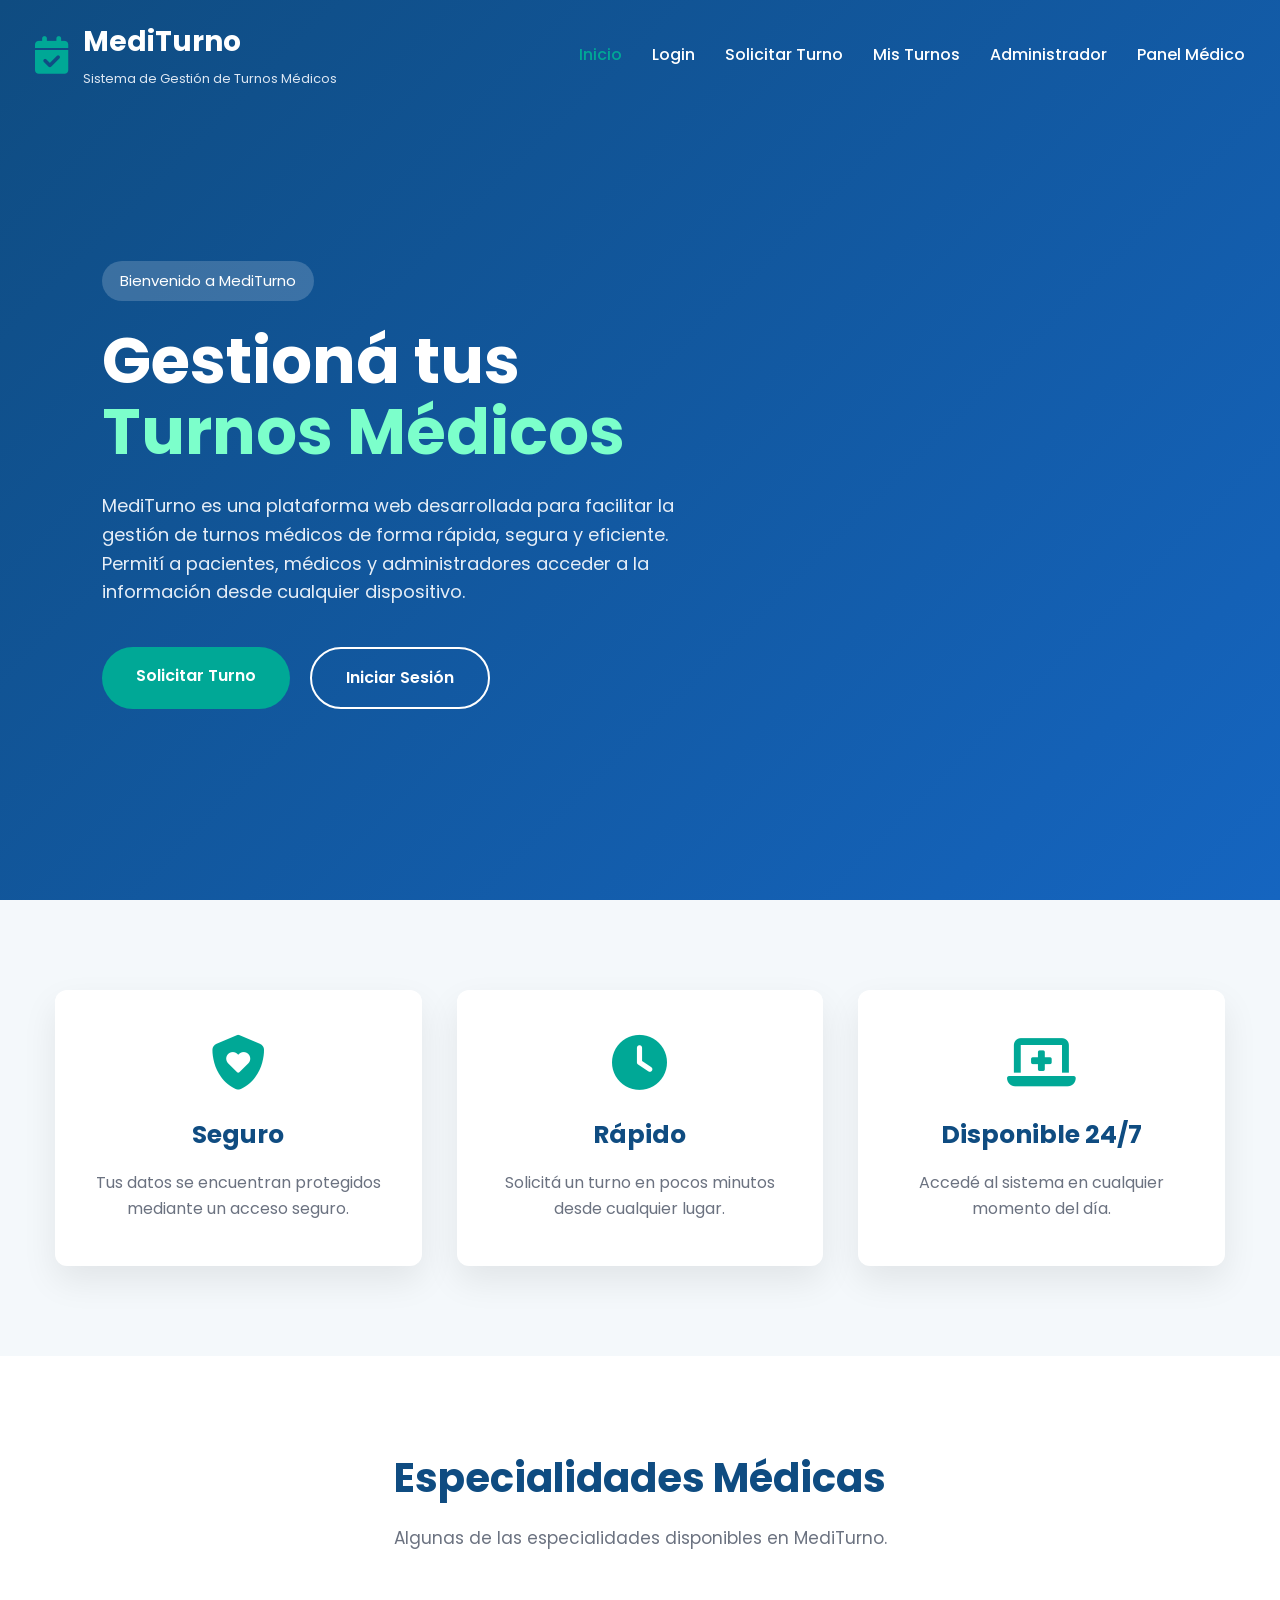
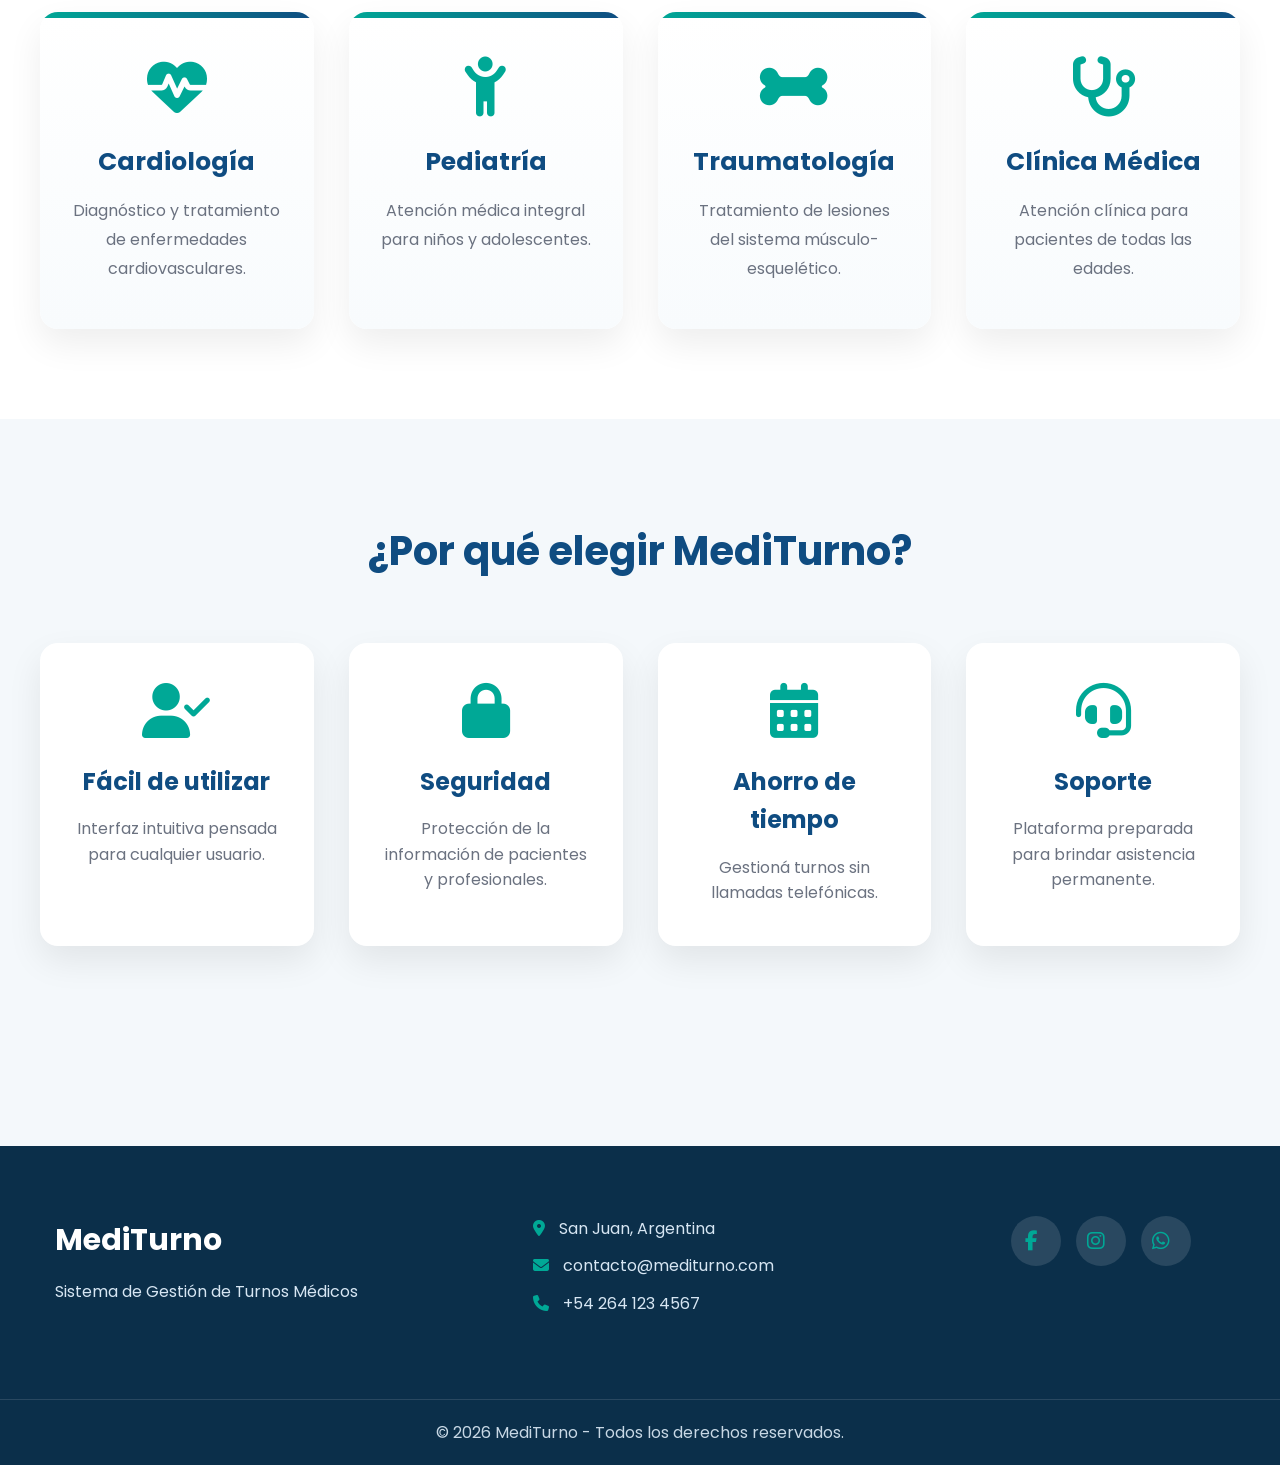
<file: Codigo/MediTurno/index.html>
<!DOCTYPE html>
<html lang="es">

<head>

    <meta charset="UTF-8">
    <meta name="viewport" content="width=device-width, initial-scale=1.0">

    <title>MediTurno | Sistema de Gestión de Turnos Médicos</title>

    <link rel="stylesheet" href="Css/index.css">

    <!-- Google Fonts -->
    <link rel="preconnect" href="https://fonts.googleapis.com">
    <link rel="preconnect" href="https://fonts.gstatic.com" crossorigin>

    <link href="https://fonts.googleapis.com/css2?family=Poppins:wght@300;400;500;600;700;800&display=swap"
        rel="stylesheet">

    <!-- Font Awesome -->
    <link rel="stylesheet" href="https://cdnjs.cloudflare.com/ajax/libs/font-awesome/6.7.2/css/all.min.css">

</head>

<body>

    <!-- ========================= -->
    <!-- HEADER -->
    <!-- ========================= -->

    <header>

        <nav class="navbar">

            <div class="logo">

                <i class="fa-solid fa-calendar-check"></i>

                <div>

                    <h1>MediTurno</h1>
                    <span>Sistema de Gestión de Turnos Médicos</span>

                </div>

            </div>

            <ul class="menu">

                <li><a class="activo" href="index.html">Inicio</a></li>

                <li><a href="login.html">Login</a></li>

                <li><a href="solicitar_turno.html">Solicitar Turno</a></li>

                <li><a href="mis_turnos.html">Mis Turnos</a></li>

                <li><a href="panel_admin.html">Administrador</a></li>

                <li><a href="panel_medico.html">Panel Médico</a></li>

            </ul>

            <div class="menu-mobile">

                <i class="fa-solid fa-bars"></i>

            </div>

        </nav>

    </header>

    <!-- ========================= -->
    <!-- HERO -->
    <!-- ========================= -->

    <section class="hero">

        <div class="hero-texto">

            <span class="subtitulo">

                Bienvenido a MediTurno

            </span>

            <h2>

                Gestioná tus<br>

                <span>Turnos Médicos</span>

            </h2>

            <p>

                MediTurno es una plataforma web desarrollada para facilitar la
                gestión de turnos médicos de forma rápida, segura y eficiente.
                Permití a pacientes, médicos y administradores acceder a la
                información desde cualquier dispositivo.

            </p>

            <div class="hero-botones">

                <a href="solicitar_turno.html" class="btn btn-principal">

                    Solicitar Turno

                </a>

                <a href="login.html" class="btn btn-secundario">

                    Iniciar Sesión

                </a>

            </div>

        </div>

    </section>

    <!-- ========================= -->
    <!-- BENEFICIOS -->
    <!-- ========================= -->

    <section class="beneficios">

        <article class="card-beneficio">

            <i class="fa-solid fa-shield-heart"></i>

            <h3>Seguro</h3>

            <p>

                Tus datos se encuentran protegidos mediante un acceso seguro.

            </p>

        </article>

        <article class="card-beneficio">

            <i class="fa-solid fa-clock"></i>

            <h3>Rápido</h3>

            <p>

                Solicitá un turno en pocos minutos desde cualquier lugar.

            </p>

        </article>

        <article class="card-beneficio">

            <i class="fa-solid fa-laptop-medical"></i>

            <h3>Disponible 24/7</h3>

            <p>

                Accedé al sistema en cualquier momento del día.

            </p>

        </article>

    </section>

    <!-- ========================= -->
    <!-- ESPECIALIDADES -->
    <!-- ========================= -->

    <section class="especialidades">

        <div class="titulo-seccion">

            <h2>Especialidades Médicas</h2>

            <p>

                Algunas de las especialidades disponibles en MediTurno.

            </p>

        </div>

        <div class="contenedor-cards">

            <article class="card">

                <i class="fa-solid fa-heart-pulse"></i>

                <h3>Cardiología</h3>

                <p>

                    Diagnóstico y tratamiento de enfermedades cardiovasculares.

                </p>

            </article>

            <article class="card">

                <i class="fa-solid fa-child-reaching"></i>

                <h3>Pediatría</h3>

                <p>

                    Atención médica integral para niños y adolescentes.

                </p>

            </article>

            <article class="card">

                <i class="fa-solid fa-bone"></i>

                <h3>Traumatología</h3>

                <p>

                    Tratamiento de lesiones del sistema músculo-esquelético.

                </p>

            </article>

            <article class="card">

                <i class="fa-solid fa-stethoscope"></i>

                <h3>Clínica Médica</h3>

                <p>

                    Atención clínica para pacientes de todas las edades.

                </p>

            </article>

        </div>

    </section>

    <!-- ========================= -->
    <!-- POR QUÉ ELEGIRNOS -->
    <!-- ========================= -->

    <section class="porque">

        <div class="titulo-seccion">

            <h2>¿Por qué elegir MediTurno?</h2>

        </div>

        <div class="porque-grid">

            <div>

                <i class="fa-solid fa-user-check"></i>

                <h3>Fácil de utilizar</h3>

                <p>

                    Interfaz intuitiva pensada para cualquier usuario.

                </p>

            </div>

            <div>

                <i class="fa-solid fa-lock"></i>

                <h3>Seguridad</h3>

                <p>

                    Protección de la información de pacientes y profesionales.

                </p>

            </div>

            <div>

                <i class="fa-solid fa-calendar-days"></i>

                <h3>Ahorro de tiempo</h3>

                <p>

                    Gestioná turnos sin llamadas telefónicas.

                </p>

            </div>

            <div>

                <i class="fa-solid fa-headset"></i>

                <h3>Soporte</h3>

                <p>

                    Plataforma preparada para brindar asistencia permanente.

                </p>

            </div>

        </div>

    </section>

    <!-- ========================= -->
    <!-- FOOTER -->
    <!-- ========================= -->

    <footer>

        <div class="footer-contenido">

            <div>

                <h3>MediTurno</h3>

                <p>

                    Sistema de Gestión de Turnos Médicos

                </p>

            </div>

            <div>

                <p>

                    <i class="fa-solid fa-location-dot"></i>

                    San Juan, Argentina

                </p>

                <p>

                    <i class="fa-solid fa-envelope"></i>

                    contacto@mediturno.com

                </p>

                <p>

                    <i class="fa-solid fa-phone"></i>

                    +54 264 123 4567

                </p>

            </div>

            <div class="redes">

                <a href="#"><i class="fab fa-facebook-f"></i></a>

                <a href="#"><i class="fab fa-instagram"></i></a>

                <a href="#"><i class="fab fa-whatsapp"></i></a>

            </div>

        </div>

        <div class="copyright">

            © 2026 MediTurno - Todos los derechos reservados.

        </div>

    </footer>

    <script src="Js/index.js"></script>

</body>

</html>
</file>
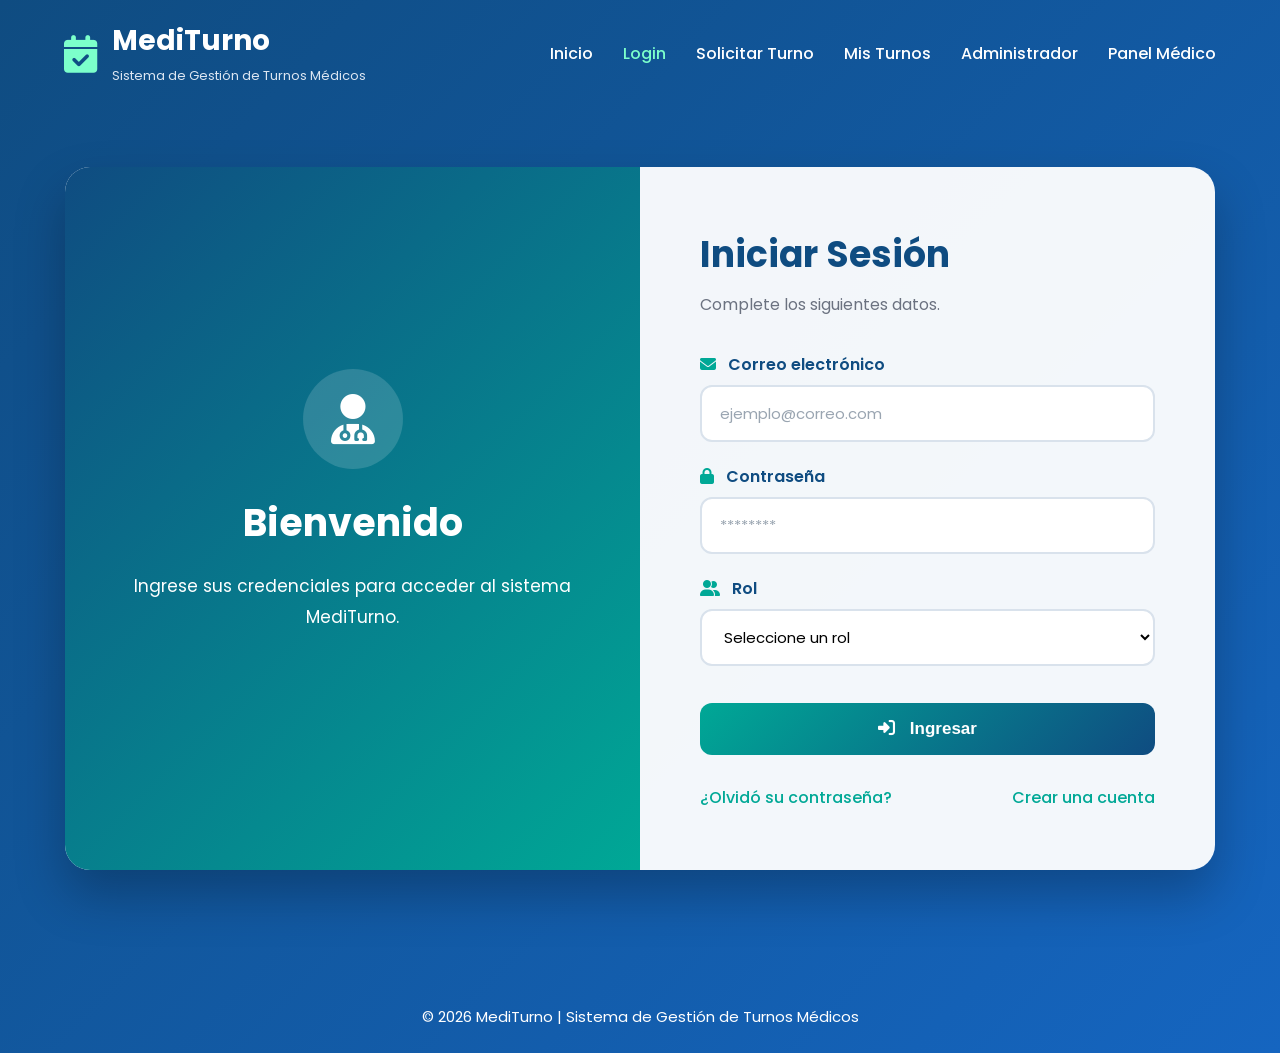
<file: Codigo/MediTurno/login.html>
<!DOCTYPE html>
<html lang="es">

<head>

    <meta charset="UTF-8">
    <meta name="viewport" content="width=device-width, initial-scale=1.0">

    <title>MediTurno | Iniciar Sesión</title>

    <link rel="stylesheet" href="Css/login.css">

    <!-- Google Fonts -->
    <link rel="preconnect" href="https://fonts.googleapis.com">
    <link rel="preconnect" href="https://fonts.gstatic.com" crossorigin>

    <link href="https://fonts.googleapis.com/css2?family=Poppins:wght@300;400;500;600;700&display=swap"
        rel="stylesheet">

    <!-- Font Awesome -->
    <link rel="stylesheet" href="https://cdnjs.cloudflare.com/ajax/libs/font-awesome/6.7.2/css/all.min.css">

</head>

<body>

    <!--=========================
            NAVBAR
    ==========================-->

    <header>

        <nav class="navbar">

            <div class="logo">

                <i class="fa-solid fa-calendar-check"></i>

                <div>

                    <h1>MediTurno</h1>
                    <span>Sistema de Gestión de Turnos Médicos</span>

                </div>

            </div>

            <ul class="menu">

                <li><a href="index.html">Inicio</a></li>
                <li><a class="activo" href="login.html">Login</a></li>
                <li><a href="solicitar_turno.html">Solicitar Turno</a></li>
                <li><a href="mis_turnos.html">Mis Turnos</a></li>
                <li><a href="panel_admin.html">Administrador</a></li>
                <li><a href="panel_medico.html">Panel Médico</a></li>

            </ul>

        </nav>

    </header>

    <!--=========================
            LOGIN
    ==========================-->

    <main class="contenedor-login">

        <section class="login-card">

            <div class="lado-izquierdo">

                <div class="icono">

                    <i class="fa-solid fa-user-doctor"></i>

                </div>

                <h2>Bienvenido</h2>

                <p>

                    Ingrese sus credenciales para acceder al sistema MediTurno.

                </p>

            </div>

            <div class="lado-derecho">

                <h2>Iniciar Sesión</h2>

                <p class="descripcion">

                    Complete los siguientes datos.

                </p>

                <form id="formLogin">

                    <div class="grupo">

                        <label>

                            <i class="fa-solid fa-envelope"></i>

                            Correo electrónico

                        </label>

                        <input type="email" id="correo" placeholder="ejemplo@correo.com" required>

                    </div>

                    <div class="grupo">

                        <label>

                            <i class="fa-solid fa-lock"></i>

                            Contraseña

                        </label>

                        <input type="password" id="password" placeholder="********" required>

                    </div>

                    <div class="grupo">

                        <label>

                            <i class="fa-solid fa-user-group"></i>

                            Rol

                        </label>

                        <select id="rol">

                            <option value="">Seleccione un rol</option>

                            <option value="paciente">
                                Paciente
                            </option>

                            <option value="medico">
                                Médico
                            </option>

                            <option value="admin">
                                Administrador
                            </option>

                        </select>

                    </div>

                    <button type="submit" class="btn-login">

                        <i class="fa-solid fa-right-to-bracket"></i>

                        Ingresar

                    </button>

                </form>

                <div class="extras">

                    <a href="#">¿Olvidó su contraseña?</a>

                    <a href="#">Crear una cuenta</a>

                </div>

            </div>

        </section>

    </main>

    <!--=========================
            FOOTER
    ==========================-->

    <footer>

        <p>

            © 2026 MediTurno | Sistema de Gestión de Turnos Médicos

        </p>

    </footer>

    <script src="Js/login.js"></script>

</body>

</html>
</file>
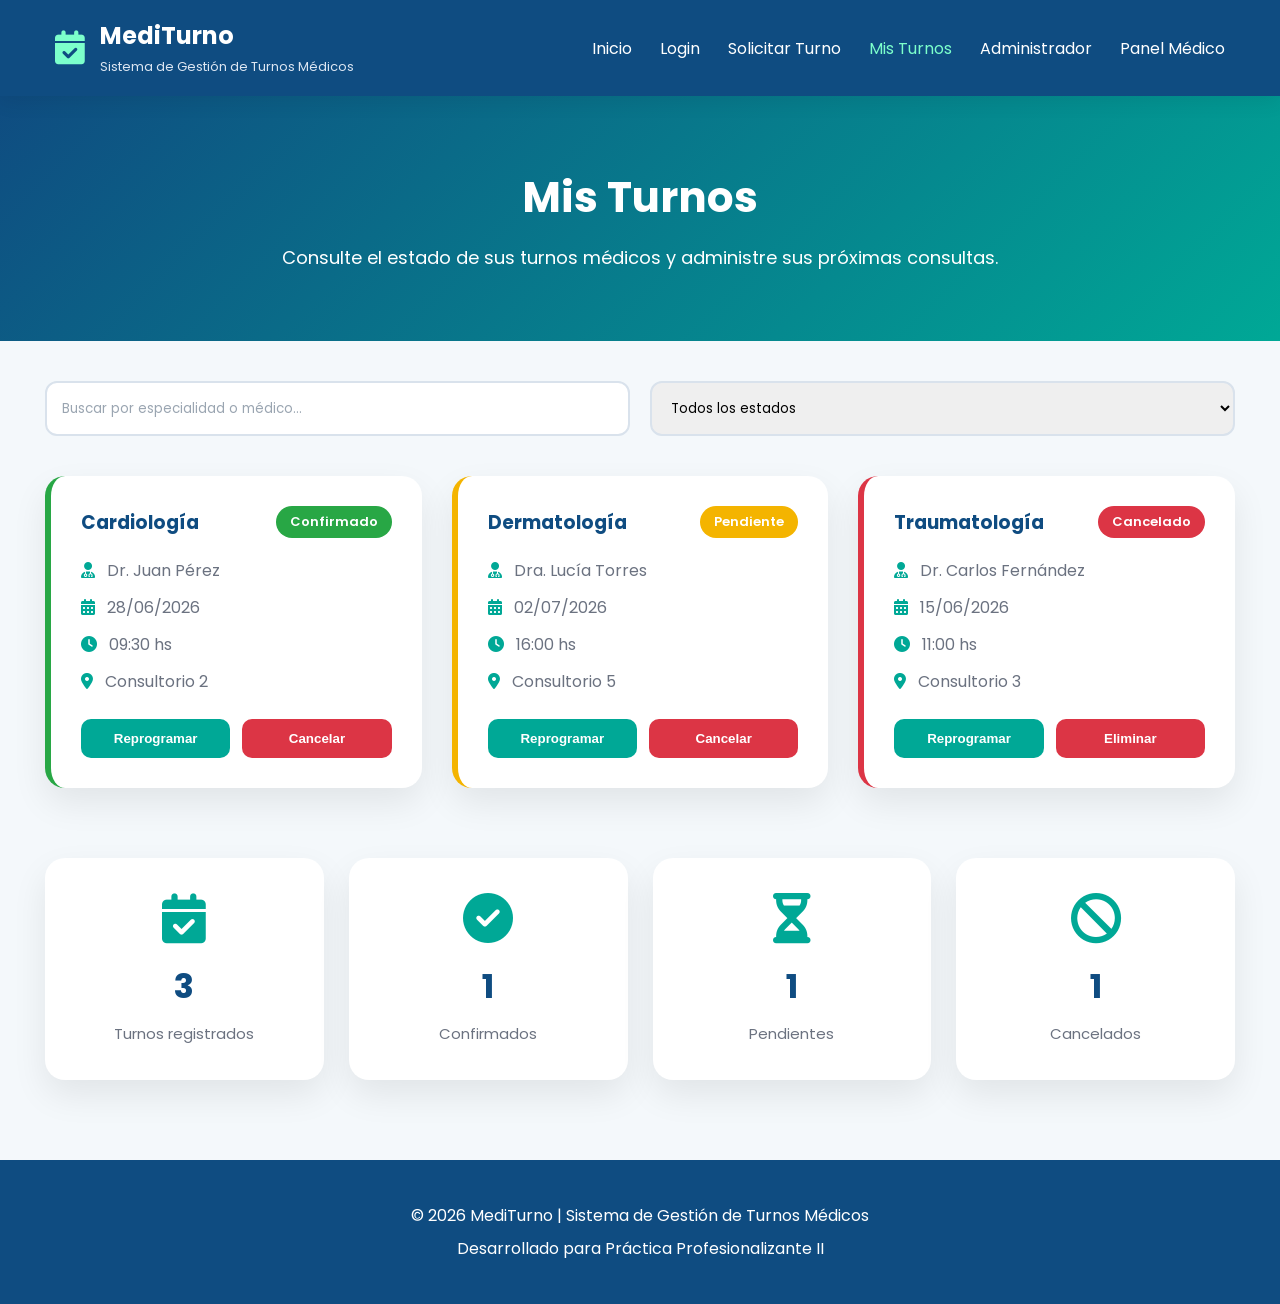
<file: Codigo/MediTurno/mis_turnos.html>
<!DOCTYPE html>
<html lang="es">

<head>

    <meta charset="UTF-8">

    <meta name="viewport" content="width=device-width, initial-scale=1.0">

    <title>MediTurno | Mis Turnos</title>

    <link rel="stylesheet" href="Css/mis_turnos.css">

    <!-- Google Fonts -->

    <link rel="preconnect" href="https://fonts.googleapis.com">

    <link rel="preconnect" href="https://fonts.gstatic.com" crossorigin>

    <link href="https://fonts.googleapis.com/css2?family=Poppins:wght@300;400;500;600;700&display=swap"
        rel="stylesheet">

    <!-- Font Awesome -->

    <link rel="stylesheet" href="https://cdnjs.cloudflare.com/ajax/libs/font-awesome/6.7.2/css/all.min.css">

</head>

<body>

    <!--=====================================
                HEADER
======================================-->

    <header>

        <nav class="navbar">

            <div class="logo">

                <i class="fa-solid fa-calendar-check"></i>

                <div>

                    <h1>MediTurno</h1>

                    <span>Sistema de Gestión de Turnos Médicos</span>

                </div>

            </div>

            <ul class="menu">

                <li><a href="index.html">Inicio</a></li>

                <li><a href="login.html">Login</a></li>

                <li><a href="solicitar_turno.html">Solicitar Turno</a></li>

                <li><a class="activo" href="mis_turnos.html">

                        Mis Turnos

                    </a></li>

                <li><a href="panel_admin.html">

                        Administrador

                    </a></li>

                <li><a href="panel_medico.html">

                        Panel Médico

                    </a></li>

            </ul>

        </nav>

    </header>

    <!--=====================================
                HERO
======================================-->

    <section class="hero">

        <h2>

            Mis Turnos

        </h2>

        <p>

            Consulte el estado de sus turnos médicos y administre sus próximas consultas.

        </p>

    </section>

    <!--=====================================
            FILTROS
======================================-->

    <section class="filtros">

        <input type="text" id="buscar" placeholder="Buscar por especialidad o médico...">

        <select id="estadoFiltro">

            <option value="todos">

                Todos los estados

            </option>

            <option value="Confirmado">

                Confirmados

            </option>

            <option value="Pendiente">

                Pendientes

            </option>

            <option value="Cancelado">

                Cancelados

            </option>

        </select>

    </section>

    <!--=====================================
            TURNOS
======================================-->

    <main class="contenedor-turnos">

        <div class="turno confirmado">

            <div class="cabecera">

                <h3>

                    Cardiología

                </h3>

                <span class="estado verde">

                    Confirmado

                </span>

            </div>

            <p>

                <i class="fa-solid fa-user-doctor"></i>

                Dr. Juan Pérez

            </p>

            <p>

                <i class="fa-solid fa-calendar-days"></i>

                28/06/2026

            </p>

            <p>

                <i class="fa-solid fa-clock"></i>

                09:30 hs

            </p>

            <p>

                <i class="fa-solid fa-location-dot"></i>

                Consultorio 2

            </p>

            <div class="acciones">

                <button class="btn-reprogramar">

                    Reprogramar

                </button>

                <button class="btn-cancelar">

                    Cancelar

                </button>

            </div>

        </div>

        <!-- SEGUNDO TURNO -->

        <div class="turno pendiente">

            <div class="cabecera">

                <h3>

                    Dermatología

                </h3>

                <span class="estado amarillo">

                    Pendiente

                </span>

            </div>

            <p>

                <i class="fa-solid fa-user-doctor"></i>

                Dra. Lucía Torres

            </p>

            <p>

                <i class="fa-solid fa-calendar-days"></i>

                02/07/2026

            </p>

            <p>

                <i class="fa-solid fa-clock"></i>

                16:00 hs

            </p>

            <p>

                <i class="fa-solid fa-location-dot"></i>

                Consultorio 5

            </p>

            <div class="acciones">

                <button class="btn-reprogramar">

                    Reprogramar

                </button>

                <button class="btn-cancelar">

                    Cancelar

                </button>

            </div>

        </div>

        <!-- TERCER TURNO -->

        <div class="turno cancelado">

            <div class="cabecera">

                <h3>

                    Traumatología

                </h3>

                <span class="estado rojo">

                    Cancelado

                </span>

            </div>

            <p>

                <i class="fa-solid fa-user-doctor"></i>

                Dr. Carlos Fernández

            </p>

            <p>

                <i class="fa-solid fa-calendar-days"></i>

                15/06/2026

            </p>

            <p>

                <i class="fa-solid fa-clock"></i>

                11:00 hs

            </p>

            <p>

                <i class="fa-solid fa-location-dot"></i>

                Consultorio 3

            </p>

            <div class="acciones">

                <button class="btn-reprogramar">

                    Reprogramar

                </button>

                <button class="btn-cancelar">

                    Eliminar

                </button>

            </div>

        </div>

    </main>

    <!--=====================================
                ESTADÍSTICAS
    ======================================-->

    <section class="estadisticas">

        <div class="card-estadistica">

            <i class="fa-solid fa-calendar-check"></i>

            <h3 id="totalTurnos">

                3

            </h3>

            <p>

                Turnos registrados

            </p>

        </div>

        <div class="card-estadistica">

            <i class="fa-solid fa-circle-check"></i>

            <h3>

                1

            </h3>

            <p>

                Confirmados

            </p>

        </div>

        <div class="card-estadistica">

            <i class="fa-solid fa-hourglass-half"></i>

            <h3>

                1

            </h3>

            <p>

                Pendientes

            </p>

        </div>

        <div class="card-estadistica">

            <i class="fa-solid fa-ban"></i>

            <h3>

                1

            </h3>

            <p>

                Cancelados

            </p>

        </div>

    </section>

    <!--=====================================
                FOOTER
    ======================================-->

    <footer>

        <div class="footer-contenido">

            <p>

                © 2026 MediTurno | Sistema de Gestión de Turnos Médicos

            </p>

            <p>

                Desarrollado para Práctica Profesionalizante II

            </p>

        </div>

    </footer>

    <script src="Js/mis_turnos.js"></script>

</body>

</html>
</file>
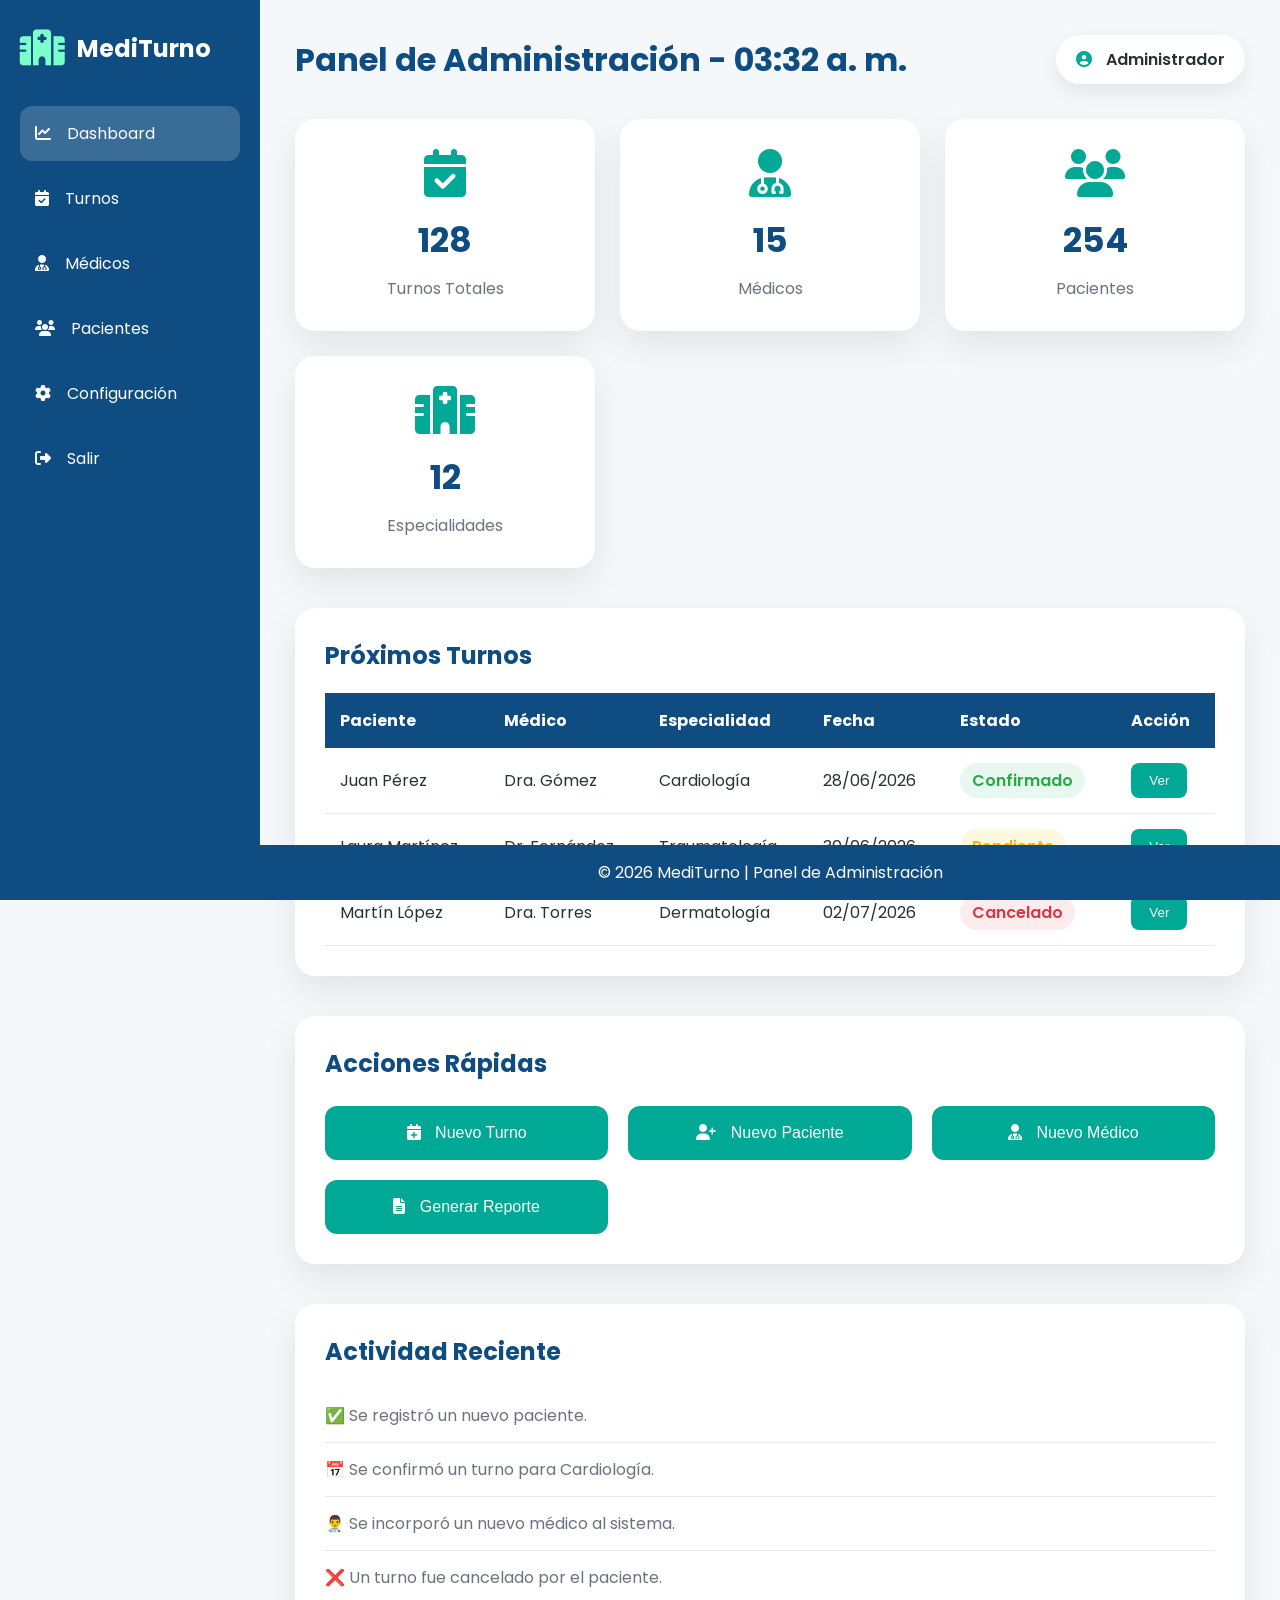
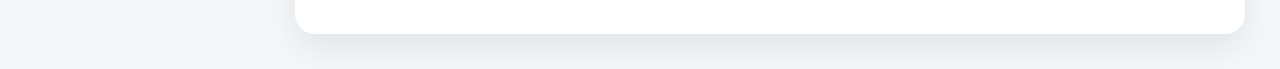
<file: Codigo/MediTurno/panel_admin.html>
<!DOCTYPE html>
<html lang="es">

<head>

    <meta charset="UTF-8">

    <meta name="viewport" content="width=device-width, initial-scale=1.0">

    <title>MediTurno | Panel Administrador</title>

    <link rel="stylesheet" href="Css/panel_admin.css">

    <!-- Google Fonts -->

    <link rel="preconnect" href="https://fonts.googleapis.com">

    <link rel="preconnect" href="https://fonts.gstatic.com" crossorigin>

    <link href="https://fonts.googleapis.com/css2?family=Poppins:wght@300;400;500;600;700&display=swap"
        rel="stylesheet">

    <!-- Font Awesome -->

    <link rel="stylesheet" href="https://cdnjs.cloudflare.com/ajax/libs/font-awesome/6.7.2/css/all.min.css">

</head>

<body>

    <!--====================================
                SIDEBAR
=====================================-->

    <aside class="sidebar">

        <div class="logo">

            <i class="fa-solid fa-hospital"></i>

            <h2>MediTurno</h2>

        </div>

        <ul>

            <li class="activo">

                <i class="fa-solid fa-chart-line"></i>

                Dashboard

            </li>

            <li>

                <i class="fa-solid fa-calendar-check"></i>

                Turnos

            </li>

            <li>

                <i class="fa-solid fa-user-doctor"></i>

                Médicos

            </li>

            <li>

                <i class="fa-solid fa-users"></i>

                Pacientes

            </li>

            <li>

                <i class="fa-solid fa-gear"></i>

                Configuración

            </li>

            <li>

                <a href="index.html">

                    <i class="fa-solid fa-right-from-bracket"></i>

                    Salir

                </a>

            </li>

        </ul>

    </aside>

    <!--====================================
                CONTENIDO
=====================================-->

    <main class="contenido">

        <header class="topbar">

            <h1>

                Panel de Administración

            </h1>

            <div class="usuario">

                <i class="fa-solid fa-circle-user"></i>

                Administrador

            </div>

        </header>

        <!--====================================
            ESTADÍSTICAS
=====================================-->

        <section class="estadisticas">

            <div class="card">

                <i class="fa-solid fa-calendar-check"></i>

                <h2>

                    128

                </h2>

                <p>

                    Turnos Totales

                </p>

            </div>

            <div class="card">

                <i class="fa-solid fa-user-doctor"></i>

                <h2>

                    15

                </h2>

                <p>

                    Médicos

                </p>

            </div>

            <div class="card">

                <i class="fa-solid fa-users"></i>

                <h2>

                    254

                </h2>

                <p>

                    Pacientes

                </p>

            </div>

            <div class="card">

                <i class="fa-solid fa-hospital"></i>

                <h2>

                    12

                </h2>

                <p>

                    Especialidades

                </p>

            </div>

        </section>

        <!--====================================
            TABLA
=====================================-->

        <section class="tabla">

            <h2>

                Próximos Turnos

            </h2>

            <table>

                <thead>

                    <tr>

                        <th>

                            Paciente

                        </th>

                        <th>

                            Médico

                        </th>

                        <th>

                            Especialidad

                        </th>

                        <th>

                            Fecha

                        </th>

                        <th>

                            Estado

                        </th>

                        <th>

                            Acción

                        </th>

                    </tr>

                </thead>

                <tbody>

                    <tr>

                        <td>

                            Juan Pérez

                        </td>

                        <td>

                            Dra. Gómez

                        </td>

                        <td>

                            Cardiología

                        </td>

                        <td>

                            28/06/2026

                        </td>

                        <td>

                            <span class="confirmado">

                                Confirmado

                            </span>

                        </td>

                        <td>

                            <button>

                                Ver

                            </button>

                        </td>

                    </tr>

                    <tr>

                        <td>

                            Laura Martínez

                        </td>

                        <td>

                            Dr. Fernández

                        </td>

                        <td>

                            Traumatología

                        </td>

                        <td>

                            30/06/2026

                        </td>

                        <td>

                            <span class="pendiente">

                                Pendiente

                            </span>

                        </td>

                        <td>

                            <button>

                                Ver

                            </button>

                        </td>

                    </tr>

                    <tr>

                        <td>

                            Martín López

                        </td>

                        <td>

                            Dra. Torres

                        </td>

                        <td>

                            Dermatología

                        </td>

                        <td>

                            02/07/2026

                        </td>

                        <td>

                            <span class="cancelado">

                                Cancelado

                            </span>

                        </td>

                        <td>

                            <button>

                                Ver

                            </button>

                        </td>

                    </tr>

                </tbody>

            </table>

        </section>

        <!--====================================
                ACCIONES RÁPIDAS
    =====================================-->

        <section class="acciones-rapidas">

            <h2>

                Acciones Rápidas

            </h2>

            <div class="acciones-grid">

                <button id="nuevoTurno">

                    <i class="fa-solid fa-calendar-plus"></i>

                    Nuevo Turno

                </button>

                <button id="nuevoPaciente">

                    <i class="fa-solid fa-user-plus"></i>

                    Nuevo Paciente

                </button>

                <button id="nuevoMedico">

                    <i class="fa-solid fa-user-doctor"></i>

                    Nuevo Médico

                </button>

                <button id="reporte">

                    <i class="fa-solid fa-file-lines"></i>

                    Generar Reporte

                </button>

            </div>

        </section>

        <!--====================================
                ACTIVIDAD RECIENTE
    =====================================-->

        <section class="actividad">

            <h2>

                Actividad Reciente

            </h2>

            <ul>

                <li>

                    ✅ Se registró un nuevo paciente.

                </li>

                <li>

                    📅 Se confirmó un turno para Cardiología.

                </li>

                <li>

                    👨‍⚕️ Se incorporó un nuevo médico al sistema.

                </li>

                <li>

                    ❌ Un turno fue cancelado por el paciente.

                </li>

            </ul>

        </section>

    </main>

    <!--====================================
                FOOTER
=====================================-->

    <footer>

        <p>

            © 2026 MediTurno | Panel de Administración

        </p>

    </footer>

    <script src="Js/panel_admin.js"></script>

</body>

</html>
</file>
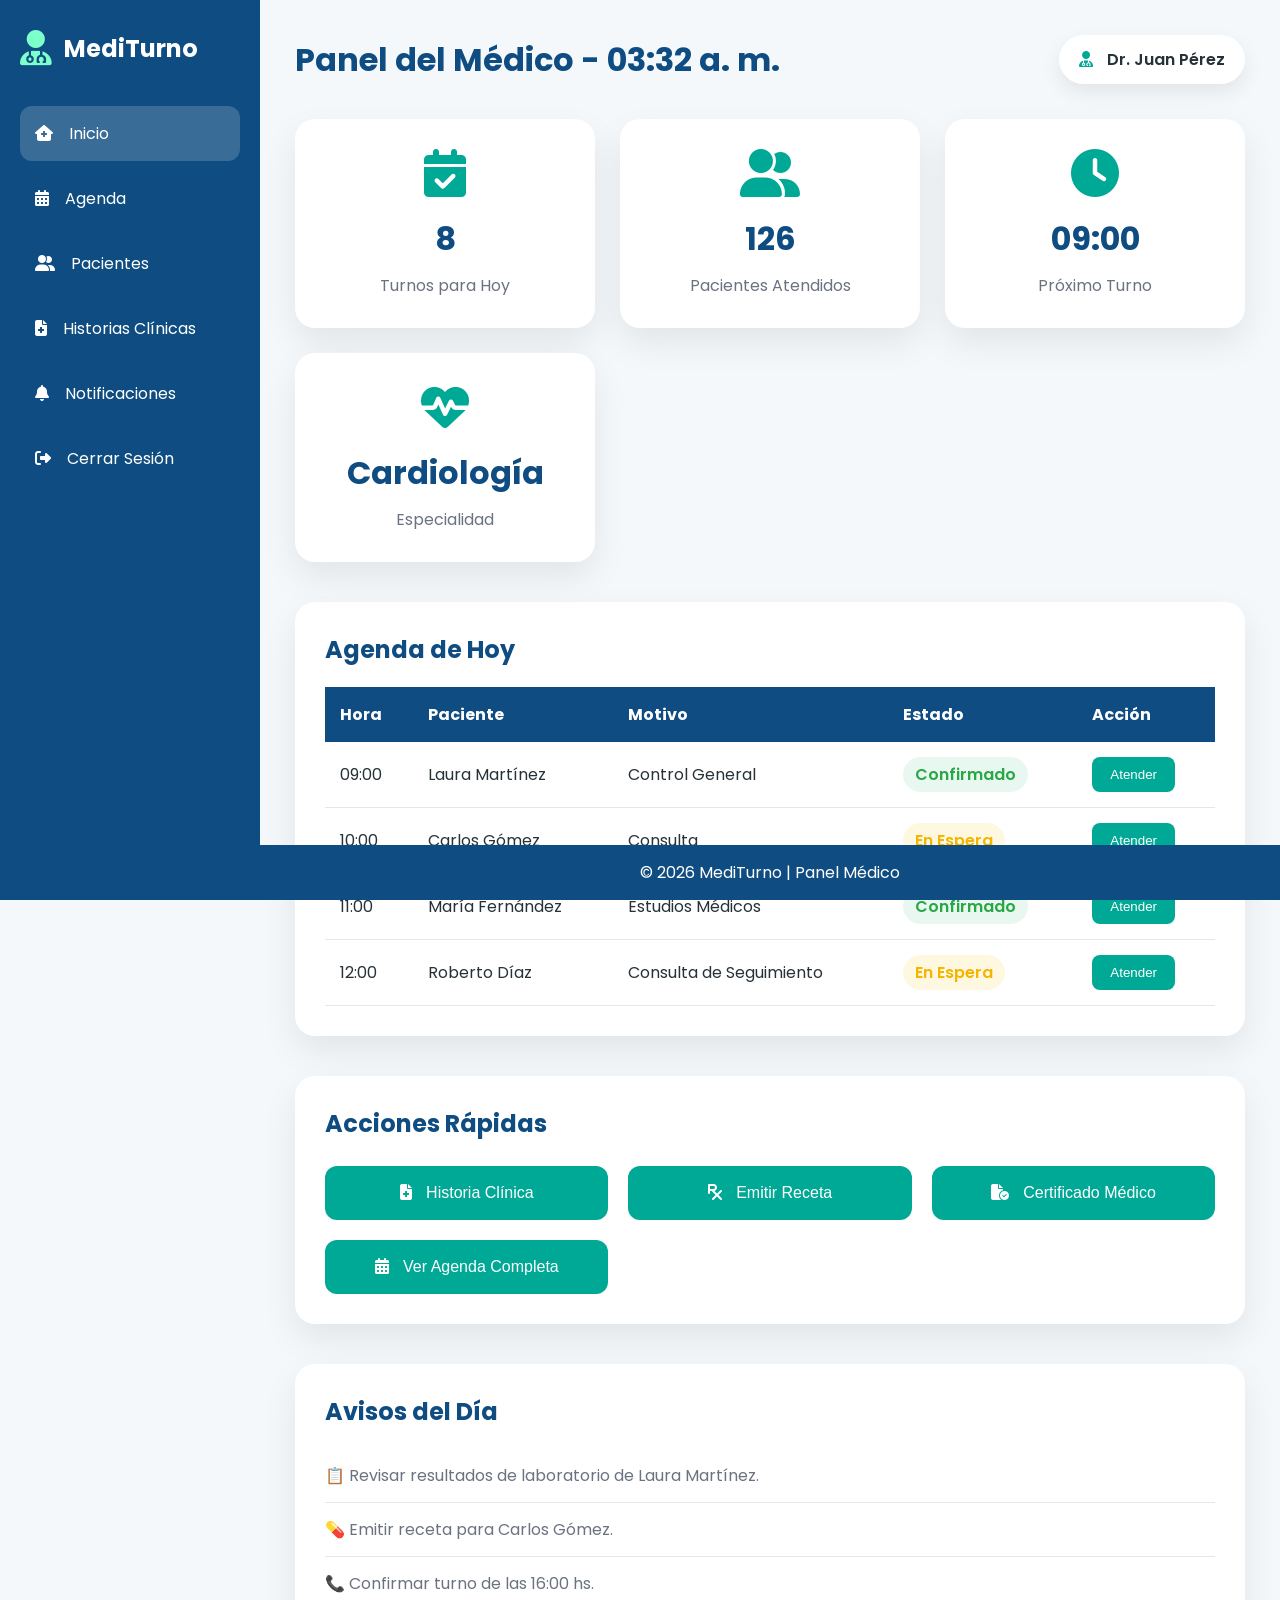
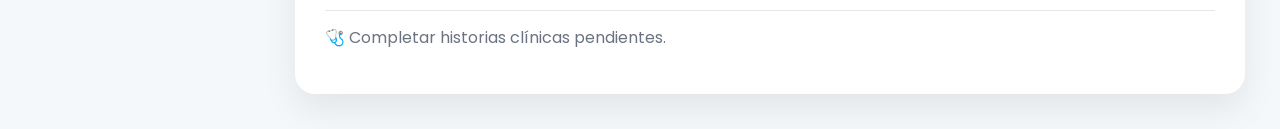
<file: Codigo/MediTurno/panel_medico.html>
<!DOCTYPE html>
<html lang="es">

<head>

    <meta charset="UTF-8">

    <meta name="viewport" content="width=device-width, initial-scale=1.0">

    <title>MediTurno | Panel Médico</title>

    <link rel="stylesheet" href="Css/panel_medico.css">

    <!-- Google Fonts -->

    <link rel="preconnect" href="https://fonts.googleapis.com">

    <link rel="preconnect" href="https://fonts.gstatic.com" crossorigin>

    <link href="https://fonts.googleapis.com/css2?family=Poppins:wght@300;400;500;600;700&display=swap"
        rel="stylesheet">

    <!-- Font Awesome -->

    <link rel="stylesheet" href="https://cdnjs.cloudflare.com/ajax/libs/font-awesome/6.7.2/css/all.min.css">

</head>

<body>

    <!--====================================
                SIDEBAR
=====================================-->

    <aside class="sidebar">

        <div class="logo">

            <i class="fa-solid fa-user-doctor"></i>

            <h2>MediTurno</h2>

        </div>

        <ul>

            <li class="activo">

                <i class="fa-solid fa-house-medical"></i>

                Inicio

            </li>

            <li>

                <i class="fa-solid fa-calendar-days"></i>

                Agenda

            </li>

            <li>

                <i class="fa-solid fa-user-group"></i>

                Pacientes

            </li>

            <li>

                <i class="fa-solid fa-file-medical"></i>

                Historias Clínicas

            </li>

            <li>

                <i class="fa-solid fa-bell"></i>

                Notificaciones

            </li>

            <li>

                <a href="index.html">

                    <i class="fa-solid fa-right-from-bracket"></i>

                    Cerrar Sesión

                </a>

            </li>

        </ul>

    </aside>

    <!--====================================
            CONTENIDO
=====================================-->

    <main class="contenido">

        <header class="topbar">

            <h1>

                Panel del Médico

            </h1>

            <div class="usuario">

                <i class="fa-solid fa-user-doctor"></i>

                Dr. Juan Pérez

            </div>

        </header>

        <!--====================================
            ESTADÍSTICAS
=====================================-->

        <section class="estadisticas">

            <div class="card">

                <i class="fa-solid fa-calendar-check"></i>

                <h2>

                    8

                </h2>

                <p>

                    Turnos para Hoy

                </p>

            </div>

            <div class="card">

                <i class="fa-solid fa-user-group"></i>

                <h2>

                    126

                </h2>

                <p>

                    Pacientes Atendidos

                </p>

            </div>

            <div class="card">

                <i class="fa-solid fa-clock"></i>

                <h2>

                    09:00

                </h2>

                <p>

                    Próximo Turno

                </p>

            </div>

            <div class="card">

                <i class="fa-solid fa-heart-pulse"></i>

                <h2>

                    Cardiología

                </h2>

                <p>

                    Especialidad

                </p>

            </div>

        </section>

        <!--====================================
            AGENDA DEL DÍA
=====================================-->

        <section class="agenda">

            <h2>

                Agenda de Hoy

            </h2>

            <table>

                <thead>

                    <tr>

                        <th>

                            Hora

                        </th>

                        <th>

                            Paciente

                        </th>

                        <th>

                            Motivo

                        </th>

                        <th>

                            Estado

                        </th>

                        <th>

                            Acción

                        </th>

                    </tr>

                </thead>

                <tbody>

                    <tr>

                        <td>

                            09:00

                        </td>

                        <td>

                            Laura Martínez

                        </td>

                        <td>

                            Control General

                        </td>

                        <td>

                            <span class="confirmado">

                                Confirmado

                            </span>

                        </td>

                        <td>

                            <button>

                                Atender

                            </button>

                        </td>

                    </tr>

                    <tr>

                        <td>

                            10:00

                        </td>

                        <td>

                            Carlos Gómez

                        </td>

                        <td>

                            Consulta

                        </td>

                        <td>

                            <span class="pendiente">

                                En Espera

                            </span>

                        </td>

                        <td>

                            <button>

                                Atender

                            </button>

                        </td>

                    </tr>

                    <tr>

                        <td>

                            11:00

                        </td>

                        <td>

                            María Fernández

                        </td>

                        <td>

                            Estudios Médicos

                        </td>

                        <td>

                            <span class="confirmado">

                                Confirmado

                            </span>

                        </td>

                        <td>

                            <button>

                                Atender

                            </button>

                        </td>

                    </tr>

                    <tr>

                        <td>

                            12:00

                        </td>

                        <td>

                            Roberto Díaz

                        </td>

                        <td>

                            Consulta de Seguimiento

                        </td>

                        <td>

                            <span class="pendiente">

                                En Espera

                            </span>

                        </td>

                        <td>

                            <button>

                                Atender

                            </button>

                        </td>

                    </tr>

                </tbody>

            </table>

        </section>

        <!--====================================
                ACCIONES RÁPIDAS
    =====================================-->

        <section class="acciones">

            <h2>

                Acciones Rápidas

            </h2>

            <div class="acciones-grid">

                <button id="historiaClinica">

                    <i class="fa-solid fa-file-medical"></i>

                    Historia Clínica

                </button>

                <button id="receta">

                    <i class="fa-solid fa-prescription"></i>

                    Emitir Receta

                </button>

                <button id="certificado">

                    <i class="fa-solid fa-file-circle-check"></i>

                    Certificado Médico

                </button>

                <button id="agendaCompleta">

                    <i class="fa-solid fa-calendar-days"></i>

                    Ver Agenda Completa

                </button>

            </div>

        </section>

        <!--====================================
                AVISOS
    =====================================-->

        <section class="avisos">

            <h2>

                Avisos del Día

            </h2>

            <ul>

                <li>

                    📋 Revisar resultados de laboratorio de Laura Martínez.

                </li>

                <li>

                    💊 Emitir receta para Carlos Gómez.

                </li>

                <li>

                    📞 Confirmar turno de las 16:00 hs.

                </li>

                <li>

                    🩺 Completar historias clínicas pendientes.

                </li>

            </ul>

        </section>

    </main>

    <!--====================================
                FOOTER
=====================================-->

    <footer>

        <p>

            © 2026 MediTurno | Panel Médico

        </p>

    </footer>

    <script src="Js/panel_medico.js"></script>

</body>

</html>
</file>
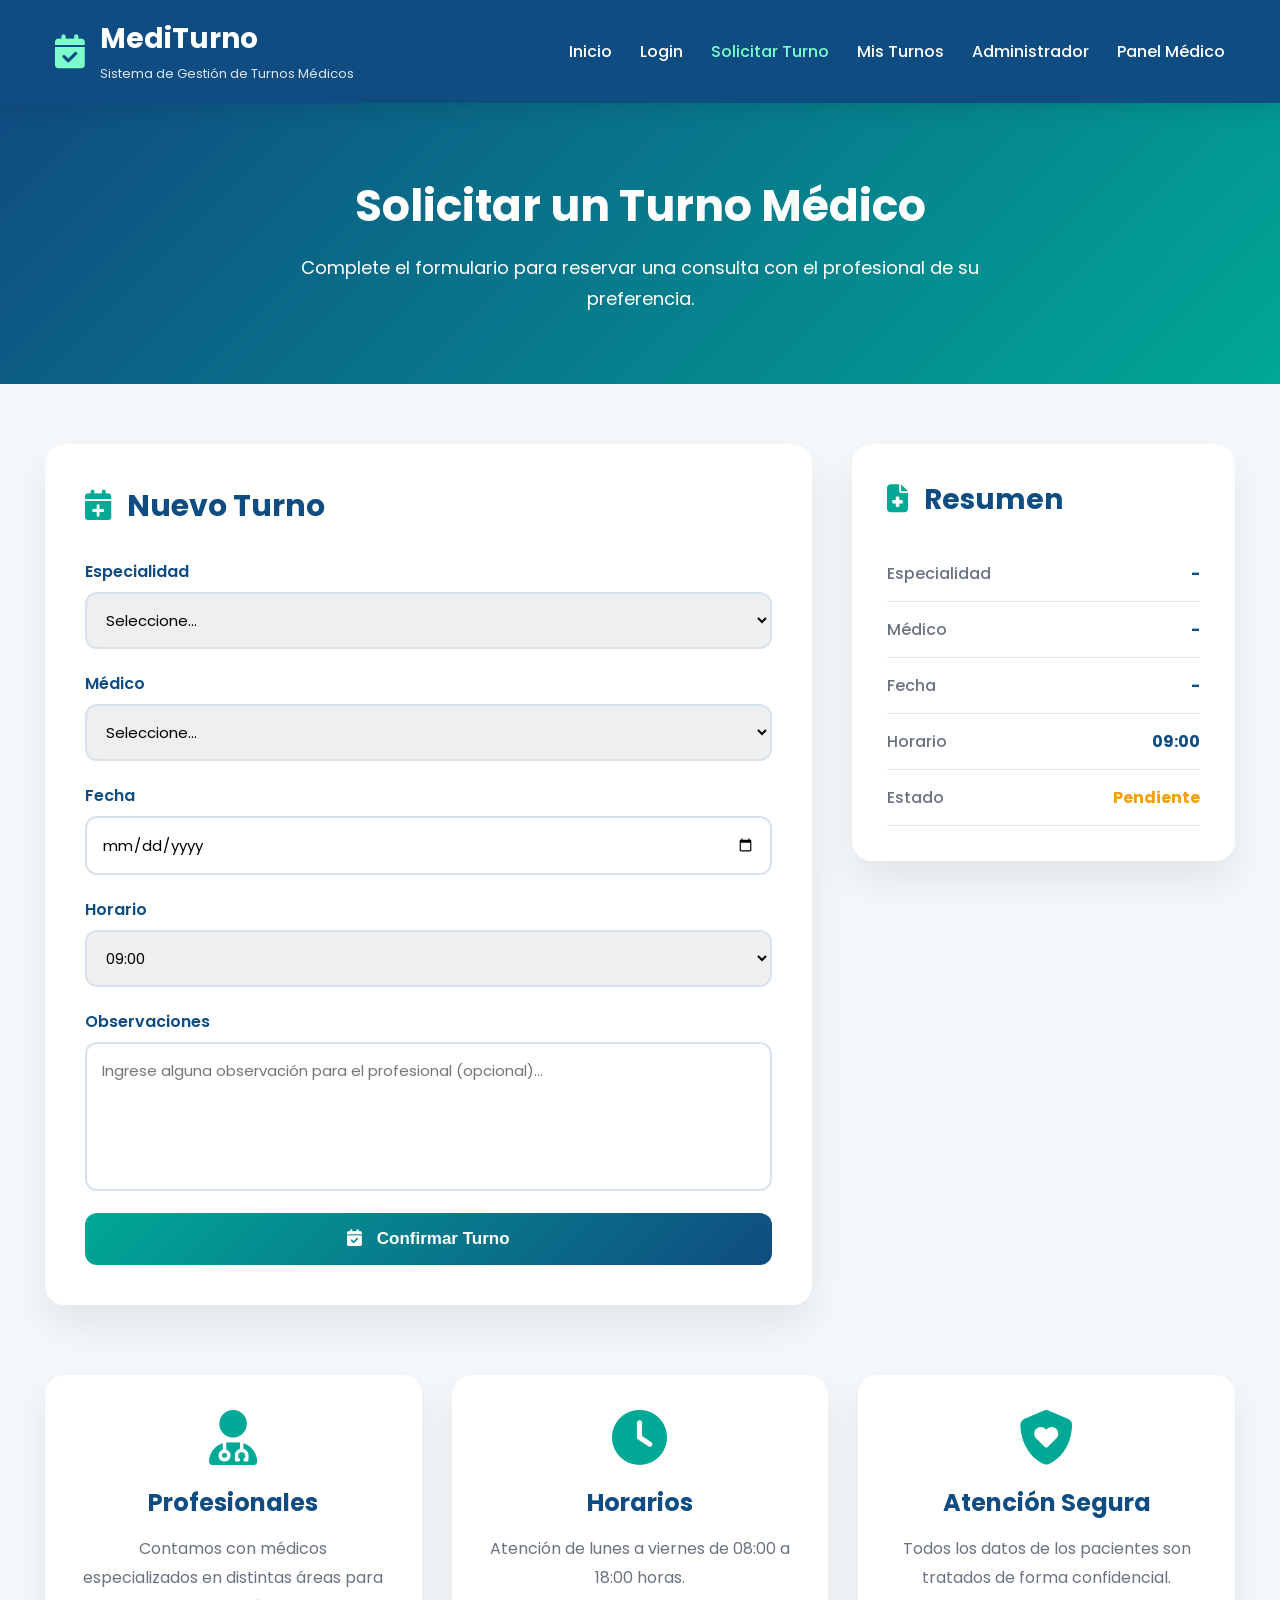
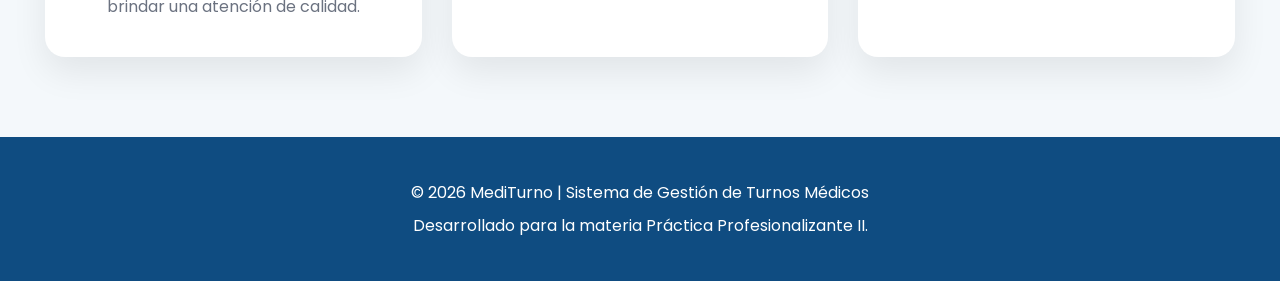
<file: Codigo/MediTurno/solicitar_turno.html>
<!DOCTYPE html>
<html lang="es">

<head>

    <meta charset="UTF-8">

    <meta name="viewport" content="width=device-width, initial-scale=1.0">

    <title>MediTurno | Solicitar Turno</title>

    <link rel="stylesheet" href="Css/solicitar_turno.css">

    <!-- Google Fonts -->

    <link rel="preconnect" href="https://fonts.googleapis.com">

    <link rel="preconnect" href="https://fonts.gstatic.com" crossorigin>

    <link href="https://fonts.googleapis.com/css2?family=Poppins:wght@300;400;500;600;700&display=swap"
        rel="stylesheet">

    <!-- Font Awesome -->

    <link rel="stylesheet" href="https://cdnjs.cloudflare.com/ajax/libs/font-awesome/6.7.2/css/all.min.css">

</head>

<body>

    <!--====================================
                HEADER
=====================================-->

    <header>

        <nav class="navbar">

            <div class="logo">

                <i class="fa-solid fa-calendar-check"></i>

                <div>

                    <h1>MediTurno</h1>

                    <span>Sistema de Gestión de Turnos Médicos</span>

                </div>

            </div>

            <ul class="menu">

                <li><a href="index.html">Inicio</a></li>

                <li><a href="login.html">Login</a></li>

                <li><a class="activo" href="solicitar_turno.html">

                        Solicitar Turno

                    </a></li>

                <li><a href="mis_turnos.html">

                        Mis Turnos

                    </a></li>

                <li><a href="panel_admin.html">

                        Administrador

                    </a></li>

                <li><a href="panel_medico.html">

                        Panel Médico

                    </a></li>

            </ul>

        </nav>

    </header>

    <!--====================================
                HERO
=====================================-->

    <section class="hero">

        <div class="hero-contenido">

            <h2>

                Solicitar un Turno Médico

            </h2>

            <p>

                Complete el formulario para reservar una consulta
                con el profesional de su preferencia.

            </p>

        </div>

    </section>

    <!--====================================
            CONTENIDO
=====================================-->

    <main class="contenedor">

        <section class="formulario">

            <h2>

                <i class="fa-solid fa-calendar-plus"></i>

                Nuevo Turno

            </h2>

            <form id="formTurno">

                <!-- Especialidad -->

                <div class="campo">

                    <label>

                        Especialidad

                    </label>

                    <select id="especialidad">

                        <option value="">

                            Seleccione...

                        </option>

                        <option>

                            Cardiología

                        </option>

                        <option>

                            Clínica Médica

                        </option>

                        <option>

                            Pediatría

                        </option>

                        <option>

                            Traumatología

                        </option>

                        <option>

                            Dermatología

                        </option>

                        <option>

                            Neurología

                        </option>

                    </select>

                </div>

                <!-- Médico -->

                <div class="campo">

                    <label>

                        Médico

                    </label>

                    <select id="medico">

                        <option value="">

                            Seleccione...

                        </option>

                        <option>

                            Dr. Juan Pérez

                        </option>

                        <option>

                            Dra. María Gómez

                        </option>

                        <option>

                            Dr. Carlos Fernández

                        </option>

                        <option>

                            Dra. Lucía Torres

                        </option>

                    </select>

                </div>

                <!-- Fecha -->

                <div class="campo">

                    <label>

                        Fecha

                    </label>

                    <input type="date" id="fecha">

                </div>

                <!-- Hora -->

                <div class="campo">

                    <label>

                        Horario

                    </label>

                    <select id="hora">

                        <option>

                            09:00

                        </option>

                        <option>

                            09:30

                        </option>

                        <option>

                            10:00

                        </option>

                        <option>

                            10:30

                        </option>

                        <option>

                            11:00

                        </option>

                        <option>

                            11:30

                        </option>

                        <option>

                            16:00

                        </option>

                        <option>

                            16:30

                        </option>

                        <option>

                            17:00

                        </option>

                    </select>

                </div>

                <!-- Observaciones -->

                <div class="campo">

                    <label>

                        Observaciones

                    </label>

                    <textarea id="observaciones" rows="5"
                        placeholder="Ingrese alguna observación para el profesional (opcional)..."></textarea>

                </div>

                <!-- Botón -->

                <button type="submit" class="btn-confirmar">

                    <i class="fa-solid fa-calendar-check"></i>

                    Confirmar Turno

                </button>

            </form>

        </section>

        <!--====================================
                RESUMEN DEL TURNO
        =====================================-->

        <aside class="resumen">

            <h2>

                <i class="fa-solid fa-file-medical"></i>

                Resumen

            </h2>

            <div class="dato">

                <span>Especialidad</span>

                <strong id="rEspecialidad">

                    -

                </strong>

            </div>

            <div class="dato">

                <span>Médico</span>

                <strong id="rMedico">

                    -

                </strong>

            </div>

            <div class="dato">

                <span>Fecha</span>

                <strong id="rFecha">

                    -

                </strong>

            </div>

            <div class="dato">

                <span>Horario</span>

                <strong id="rHora">

                    -

                </strong>

            </div>

            <div class="dato">

                <span>Estado</span>

                <strong class="estado">

                    Pendiente

                </strong>

            </div>

            <div id="mensajeTurno" class="mensaje">

            </div>

        </aside>

    </main>

    <!--====================================
                INFORMACIÓN
    =====================================-->

    <section class="informacion">

        <div class="info-card">

            <i class="fa-solid fa-user-doctor"></i>

            <h3>

                Profesionales

            </h3>

            <p>

                Contamos con médicos especializados en distintas áreas para brindar una atención de calidad.

            </p>

        </div>

        <div class="info-card">

            <i class="fa-solid fa-clock"></i>

            <h3>

                Horarios

            </h3>

            <p>

                Atención de lunes a viernes de 08:00 a 18:00 horas.

            </p>

        </div>

        <div class="info-card">

            <i class="fa-solid fa-shield-heart"></i>

            <h3>

                Atención Segura

            </h3>

            <p>

                Todos los datos de los pacientes son tratados de forma confidencial.

            </p>

        </div>

    </section>

    <!--====================================
                FOOTER
    =====================================-->

    <footer>

        <div class="footer-contenido">

            <p>

                © 2026 MediTurno | Sistema de Gestión de Turnos Médicos

            </p>

            <p>

                Desarrollado para la materia Práctica Profesionalizante II.

            </p>

        </div>

    </footer>

    <script src="Js/solicitar_turno.js"></script>

</body>

</html>
</file>
<file: Codigo/MediTurno/Css/index.css>
/*==========================
=         VARIABLES
==========================*/

:root {

    --color-primario: #0F4C81;
    --color-secundario: #00A896;
    --color-acento: #4CAF50;
    --color-fondo: #F4F8FB;
    --color-blanco: #FFFFFF;
    --color-texto: #263238;
    --color-gris: #6B7280;
    --color-sombra: rgba(0, 0, 0, .12);

    --radio: 12px;

    --transicion: .35s;

}

/*==========================
=         RESET
==========================*/

* {

    margin: 0;
    padding: 0;
    box-sizing: border-box;

}

html {

    scroll-behavior: smooth;

}

body {

    font-family: 'Poppins', sans-serif;

    background: var(--color-fondo);

    color: var(--color-texto);

    line-height: 1.6;

}

a {

    text-decoration: none;

}

ul {

    list-style: none;

}

/*==========================
=         HEADER
==========================*/

header {

    position: fixed;

    top: 0;

    left: 0;

    width: 100%;

    z-index: 1000;

    transition: .4s;

}

/* Esta clase la agregará JavaScript */

header.scroll {

    background: rgba(255, 255, 255, .97);

    backdrop-filter: blur(8px);

    box-shadow: 0 8px 25px rgba(0, 0, 0, .08);

}

/*==========================
=         NAVBAR
==========================*/

.navbar {

    max-width: 1300px;

    margin: auto;

    padding: 20px 35px;

    display: flex;

    justify-content: space-between;

    align-items: center;

}

.logo {

    display: flex;

    align-items: center;

    gap: 15px;

}

.logo i {

    font-size: 38px;

    color: var(--color-secundario);

}

.logo h1 {

    font-size: 28px;

    color: white;

    font-weight: 700;

}

.logo span {

    font-size: 13px;

    color: #DCE6F2;

}

header.scroll .logo h1 {

    color: var(--color-primario);

}

header.scroll .logo span {

    color: var(--color-gris);

}

.menu {

    display: flex;

    align-items: center;

    gap: 30px;

}

.menu a {

    color: white;

    font-weight: 500;

    position: relative;

    transition: .3s;

}

header.scroll .menu a {

    color: var(--color-texto);

}

.menu a:hover {

    color: var(--color-secundario);

}

.menu a::after {

    content: "";

    position: absolute;

    left: 0;

    bottom: -8px;

    width: 0;

    height: 3px;

    border-radius: 20px;

    background: var(--color-secundario);

    transition: .3s;

}

.menu a:hover::after {

    width: 100%;

}

.activo {

    color: var(--color-secundario) !important;

}

.menu-mobile {

    display: none;

    font-size: 28px;

    color: white;

    cursor: pointer;

}

header.scroll .menu-mobile {

    color: var(--color-primario);

}

/*==========================
=         HERO
==========================*/

.hero {

    min-height: 100vh;

    padding: 150px 8% 80px;

    display: flex;

    align-items: center;

    justify-content: space-between;

    gap: 80px;

    background: linear-gradient(135deg, #0F4C81, #1565C0);

    overflow: hidden;

}

.hero-texto {

    flex: 1;

    color: white;

    animation: aparecerIzquierda 1s ease;

}

.subtitulo {

    display: inline-block;

    padding: 8px 18px;

    border-radius: 30px;

    background: rgba(255, 255, 255, .18);

    margin-bottom: 25px;

    font-size: 15px;

}

.hero h2 {

    font-size: 64px;

    line-height: 1.1;

    margin-bottom: 25px;

    font-weight: 700;

}

.hero h2 span {

    color: #7CFFCB;

}

.hero p {

    font-size: 18px;

    max-width: 620px;

    color: #E6EEF7;

    margin-bottom: 40px;

}

.hero-botones {

    display: flex;

    gap: 20px;

    flex-wrap: wrap;

}

/*==========================
=         BOTONES
==========================*/

.btn {

    padding: 16px 34px;

    border-radius: 40px;

    font-weight: 600;

    transition: .35s;

}

.btn-principal {

    background: var(--color-secundario);

    color: white;

}

.btn-principal:hover {

    transform: translateY(-5px);

    box-shadow: 0 15px 30px rgba(0, 168, 150, .35);

}

.btn-secundario {

    border: 2px solid white;

    color: white;

}

.btn-secundario:hover {

    background: white;

    color: var(--color-primario);

}

/*==========================
=         IMAGEN HERO
==========================*/

.hero-imagen {

    flex: 1;

    display: flex;

    justify-content: center;

    animation: aparecerDerecha 1.2s ease;

}

/*==========================
=         TITULOS
==========================*/

.titulo-seccion {

    text-align: center;

    margin-bottom: 60px;

}

.titulo-seccion h2 {

    font-size: 40px;

    color: var(--color-primario);

    margin-bottom: 15px;

}

.titulo-seccion p {

    color: var(--color-gris);

    font-size: 17px;

}

/*==========================
=         ANIMACIONES
==========================*/

@keyframes aparecerIzquierda {

    from {

        opacity: 0;

        transform: translateX(-60px);

    }

    to {

        opacity: 1;

        transform: translateX(0);

    }

}

@keyframes aparecerDerecha {

    from {

        opacity: 0;

        transform: translateX(60px);

    }

    to {

        opacity: 1;

        transform: translateX(0);

    }

}

/*==================================================
=            BENEFICIOS
==================================================*/

.beneficios {

    max-width: 1250px;

    margin: 90px auto;

    padding: 0 40px;

    display: grid;

    grid-template-columns: repeat(auto-fit, minmax(280px, 1fr));

    gap: 35px;

}

.card-beneficio {

    background: var(--color-blanco);

    padding: 45px 35px;

    border-radius: var(--radio);

    text-align: center;

    box-shadow: 0 15px 35px rgba(0, 0, 0, .08);

    transition: var(--transicion);

    cursor: pointer;

}

.card-beneficio:hover {

    transform: translateY(-12px);

    box-shadow: 0 25px 45px rgba(0, 0, 0, .15);

}

.card-beneficio i {

    font-size: 55px;

    color: var(--color-secundario);

    margin-bottom: 25px;

}

.card-beneficio h3 {

    font-size: 25px;

    color: var(--color-primario);

    margin-bottom: 15px;

}

.card-beneficio p {

    color: var(--color-gris);

    font-size: 16px;

}

/*==================================================
=            ESPECIALIDADES
==================================================*/

.especialidades {

    background: white;

    padding: 90px 40px;

}

.contenedor-cards {

    max-width: 1250px;

    margin: auto;

    display: grid;

    grid-template-columns: repeat(auto-fit, minmax(260px, 1fr));

    gap: 35px;

}

.card {

    background: linear-gradient(180deg, #ffffff, #f8fbfd);

    border-radius: 18px;

    padding: 45px 30px;

    text-align: center;

    transition: .35s;

    box-shadow: 0 15px 35px rgba(0, 0, 0, .07);

    overflow: hidden;

    position: relative;

}

.card::before {

    content: "";

    position: absolute;

    top: 0;

    left: 0;

    width: 100%;

    height: 6px;

    background: linear-gradient(90deg, var(--color-secundario), var(--color-primario));

}

.card:hover {

    transform: translateY(-12px);

    box-shadow: 0 30px 50px rgba(0, 0, 0, .15);

}

.card i {

    font-size: 60px;

    color: var(--color-secundario);

    margin-bottom: 25px;

    transition: .35s;

}

.card:hover i {

    transform: scale(1.15);

    color: var(--color-acento);

}

.card h3 {

    color: var(--color-primario);

    font-size: 25px;

    margin-bottom: 15px;

}

.card p {

    color: var(--color-gris);

    line-height: 1.8;

}

/*==================================================
=            POR QUÉ ELEGIRNOS
==================================================*/

.porque {

    padding: 100px 40px;

    background: var(--color-fondo);

}

.porque-grid {

    max-width: 1200px;

    margin: auto;

    display: grid;

    grid-template-columns: repeat(auto-fit, minmax(250px, 1fr));

    gap: 35px;

}

.porque-grid div {

    background: white;

    border-radius: 18px;

    padding: 40px 30px;

    text-align: center;

    transition: .35s;

    box-shadow: 0 15px 35px rgba(0, 0, 0, .08);

}

.porque-grid div:hover {

    transform: translateY(-10px);

}

.porque-grid i {

    font-size: 55px;

    color: var(--color-secundario);

    margin-bottom: 25px;

}

.porque-grid h3 {

    color: var(--color-primario);

    margin-bottom: 15px;

    font-size: 24px;

}

.porque-grid p {

    color: var(--color-gris);

}

/*==================================================
=            EFECTOS GENERALES
==================================================*/

.card-beneficio,
.card,
.porque-grid div {

    opacity: 0;

    transform: translateY(50px);

    animation: subir .8s forwards;

}

.card:nth-child(2) {

    animation-delay: .15s;

}

.card:nth-child(3) {

    animation-delay: .30s;

}

.card:nth-child(4) {

    animation-delay: .45s;

}

@keyframes subir {

    to {

        opacity: 1;

        transform: translateY(0);

    }

}

/*==================================================
=            FOOTER
==================================================*/

footer {

    background: #0B2F4A;

    color: white;

    margin-top: 100px;

}

.footer-contenido {

    max-width: 1250px;

    margin: auto;

    padding: 70px 40px;

    display: grid;

    grid-template-columns: 2fr 2fr 1fr;

    gap: 50px;

}

.footer-contenido h3 {

    font-size: 30px;

    margin-bottom: 15px;

}

.footer-contenido p {

    margin-bottom: 12px;

    color: #D7E6F3;

}

.footer-contenido i {

    color: var(--color-secundario);

    margin-right: 10px;

}

.redes {

    display: flex;

    gap: 15px;

    align-items: flex-start;

}

.redes a {

    width: 50px;

    height: 50px;

    border-radius: 50%;

    background: rgba(255, 255, 255, .12);

    display: flex;

    justify-content: center;

    align-items: center;

    color: white;

    transition: .35s;

    font-size: 20px;

}

.redes a:hover {

    background: var(--color-secundario);

    transform: translateY(-6px);

}

.copyright {

    text-align: center;

    padding: 20px;

    border-top: 1px solid rgba(255, 255, 255, .12);

    color: #C8D8E5;

}

/*==================================================
=            SCROLLBAR
==================================================*/

::-webkit-scrollbar {

    width: 12px;

}

::-webkit-scrollbar-track {

    background: #E8EEF5;

}

::-webkit-scrollbar-thumb {

    background: var(--color-secundario);

    border-radius: 20px;

}

::-webkit-scrollbar-thumb:hover {

    background: var(--color-primario);

}

/*==================================================
=            RESPONSIVE TABLET
==================================================*/

@media(max-width:992px) {

    .hero {

        flex-direction: column;

        text-align: center;

        padding-top: 170px;

    }

    .hero p {

        margin: auto auto 40px;

    }

    .hero-botones {

        justify-content: center;

    }

    .hero-imagen {

        margin-top: 50px;

    }

    .navbar {

        padding: 20px;

    }

    .menu {

        gap: 18px;

    }

    .footer-contenido {

        grid-template-columns: 1fr;

        text-align: center;

    }

    .redes {

        justify-content: center;

    }

}

/*==================================================
=            RESPONSIVE CELULAR
==================================================*/

@media(max-width:768px) {

    .logo h1 {

        font-size: 23px;

    }

    .logo span {

        display: none;

    }

    .menu {

        position: fixed;

        top: 80px;

        right: -100%;

        width: 260px;

        height: 100vh;

        background: white;

        flex-direction: column;

        justify-content: flex-start;

        padding-top: 40px;

        gap: 30px;

        transition: .35s;

        box-shadow: -10px 0 25px rgba(0, 0, 0, .12);

    }

    .menu.ativo {

        right: 0;

    }

    .menu a {

        color: var(--color-texto) !important;

    }

    .menu-mobile {

        display: block;

    }

    .hero {

        padding: 150px 25px 60px;

    }

    .hero h2 {

        font-size: 42px;

    }

    .hero p {

        font-size: 16px;

    }

    .beneficios {

        padding: 0 20px;

    }

    .especialidades {

        padding: 80px 20px;

    }

    .porque {

        padding: 80px 20px;

    }

    .titulo-seccion h2 {

        font-size: 34px;

    }

    .btn {

        width: 100%;

        text-align: center;

    }

    .footer-contenido {

        padding: 60px 25px;

    }

}

/*==================================================
=            RESPONSIVE MÓVIL PEQUEÑO
==================================================*/

@media(max-width:480px) {

    .hero h2 {

        font-size: 34px;

    }

    .subtitulo {

        font-size: 13px;

    }

    .logo i {

        font-size: 30px;

    }

    .logo h1 {

        font-size: 20px;

    }

    .card,
    .card-beneficio,
    .porque-grid div {

        padding: 30px 20px;

    }

    .card h3 {

        font-size: 22px;

    }

    .card-beneficio h3 {

        font-size: 22px;

    }

}

/*==================================================
=            EFECTO SELECCIÓN
==================================================*/

::selection {

    background: var(--color-secundario);

    color: white;

}
</file>
<file: Codigo/MediTurno/Css/login.css>
/*==========================
=         VARIABLES
==========================*/

:root {

    --color-primario: #0F4C81;
    --color-secundario: #00A896;
    --color-fondo: #F4F8FB;
    --color-blanco: #FFFFFF;
    --color-texto: #263238;
    --color-gris: #6B7280;

    --radio: 18px;

    --transicion: .35s;

}

/*==========================
=         RESET
==========================*/

* {

    margin: 0;
    padding: 0;
    box-sizing: border-box;

}

body {

    font-family: 'Poppins', sans-serif;

    background: linear-gradient(135deg, #0F4C81, #1565C0);

    min-height: 100vh;

    color: var(--color-texto);

}

/*==========================
=         NAVBAR
==========================*/

header {

    width: 100%;

    padding: 20px 0;

}

.navbar {

    width: 90%;

    max-width: 1300px;

    margin: auto;

    display: flex;

    justify-content: space-between;

    align-items: center;

}

.logo {

    display: flex;

    align-items: center;

    gap: 15px;

}

.logo i {

    font-size: 38px;

    color: #7CFFCB;

}

.logo h1 {

    color: white;

    font-size: 28px;

}

.logo span {

    color: #DCE6F2;

    font-size: 13px;

}

.menu {

    display: flex;

    gap: 30px;

    list-style: none;

}

.menu a {

    color: white;

    text-decoration: none;

    font-weight: 500;

    transition: .3s;

}

.menu a:hover {

    color: #7CFFCB;

}

.activo {

    color: #7CFFCB !important;

}

/*==========================
=      CONTENEDOR LOGIN
==========================*/

.contenedor-login {

    display: flex;

    justify-content: center;

    align-items: center;

    padding: 60px 20px;

}

/*==========================
=        TARJETA
==========================*/

.login-card {

    width: 100%;

    max-width: 1150px;

    display: grid;

    grid-template-columns: 1fr 1fr;

    background: rgba(255, 255, 255, .95);

    border-radius: 25px;

    overflow: hidden;

    box-shadow: 0 25px 50px rgba(0, 0, 0, .25);

    animation: aparecer .8s ease;

}

/*==========================
=     LADO IZQUIERDO
==========================*/

.lado-izquierdo {

    background: linear-gradient(135deg, #0F4C81, #00A896);

    color: white;

    padding: 60px;

    display: flex;

    flex-direction: column;

    justify-content: center;

    align-items: center;

    text-align: center;

}

.icono {

    width: 100px;

    height: 100px;

    border-radius: 50%;

    background: rgba(255, 255, 255, .15);

    display: flex;

    justify-content: center;

    align-items: center;

    margin-bottom: 25px;

}

.icono i {

    font-size: 50px;

}

.lado-izquierdo h2 {

    font-size: 38px;

    margin-bottom: 20px;

}

.lado-izquierdo p {

    font-size: 17px;

    line-height: 1.8;

    margin-bottom: 35px;

}

/*==========================
=      LADO DERECHO
==========================*/

.lado-derecho {

    padding: 60px;

}

.lado-derecho h2 {

    color: var(--color-primario);

    font-size: 36px;

    margin-bottom: 10px;

}

.descripcion {

    color: var(--color-gris);

    margin-bottom: 35px;

}

/*==========================
=       ANIMACIÓN
==========================*/

@keyframes aparecer {

    from {

        opacity: 0;

        transform: translateY(40px);

    }

    to {

        opacity: 1;

        transform: translateY(0);

    }

}

/*==================================================
=            FORMULARIO
==================================================*/

.grupo {

    display: flex;

    flex-direction: column;

    margin-bottom: 22px;

}

.grupo label {

    font-weight: 600;

    color: var(--color-primario);

    margin-bottom: 8px;

}

.grupo label i {

    margin-right: 8px;

    color: var(--color-secundario);

}

.grupo input,
.grupo select {

    width: 100%;

    padding: 15px 18px;

    border: 2px solid #d9e2ec;

    border-radius: 12px;

    outline: none;

    font-size: 15px;

    font-family: 'Poppins', sans-serif;

    transition: .3s;

    background: #fff;

}

.grupo input:focus,
.grupo select:focus {

    border-color: var(--color-secundario);

    box-shadow: 0 0 0 4px rgba(0, 168, 150, .15);

}

/*==================================================
=            BOTÓN LOGIN
==================================================*/

.btn-login {

    width: 100%;

    margin-top: 15px;

    padding: 16px;

    border: none;

    border-radius: 12px;

    background: linear-gradient(135deg, #00A896, #0F4C81);

    color: white;

    font-size: 17px;

    font-weight: 600;

    cursor: pointer;

    transition: .35s;

}

.btn-login i {

    margin-right: 10px;

}

.btn-login:hover {

    transform: translateY(-3px);

    box-shadow: 0 15px 30px rgba(15, 76, 129, .30);

}

/*==================================================
=            ENLACES
==================================================*/

.extras {

    margin-top: 30px;

    display: flex;

    justify-content: space-between;

    flex-wrap: wrap;

    gap: 12px;

}

.extras a {

    text-decoration: none;

    color: var(--color-secundario);

    font-weight: 500;

    transition: .3s;

}

.extras a:hover {

    color: var(--color-primario);

}

/*==================================================
=            FOOTER
==================================================*/

footer {

    margin-top: 50px;

    padding: 25px;

    text-align: center;

    color: white;

    font-size: 15px;

}

/*==================================================
=            RESPONSIVE TABLET
==================================================*/

@media(max-width:992px) {

    .login-card {

        grid-template-columns: 1fr;

    }

    .lado-izquierdo {

        padding: 45px;

    }

    .lado-derecho {

        padding: 45px;

    }

    .menu {

        gap: 18px;

    }

}

/*==================================================
=            RESPONSIVE CELULAR
==================================================*/

@media(max-width:768px) {

    .navbar {

        flex-direction: column;

        gap: 20px;

    }

    .menu {

        flex-wrap: wrap;

        justify-content: center;

        gap: 15px;

    }

    .logo {

        flex-direction: column;

        text-align: center;

    }

    .logo span {

        display: none;

    }

    .lado-izquierdo {

        padding: 35px 25px;

    }

    .lado-izquierdo h2 {

        font-size: 30px;

    }

    .lado-derecho {

        padding: 35px 25px;

    }

    .lado-derecho h2 {

        font-size: 30px;

    }

    .extras {

        flex-direction: column;

        text-align: center;

    }

}

/*==================================================
=            MÓVILES PEQUEÑOS
==================================================*/

@media(max-width:480px) {

    .contenedor-login {

        padding: 30px 15px;

    }

    .icono {

        width: 80px;

        height: 80px;

    }

    .icono i {

        font-size: 38px;

    }

    .grupo input,
    .grupo select {

        padding: 13px 15px;

    }

    .btn-login {

        padding: 14px;

        font-size: 16px;

    }

}

/*==================================================
=            EFECTOS EXTRA
==================================================*/

.grupo input::placeholder {

    color: #9aa5b1;

}

.grupo select {

    cursor: pointer;

}

::selection {

    background: var(--color-secundario);

    color: white;

}
</file>
<file: Codigo/MediTurno/Css/mis_turnos.css>
/*==========================
=         VARIABLES
==========================*/

:root {

    --color-primario: #0F4C81;
    --color-secundario: #00A896;
    --color-verde: #28A745;
    --color-amarillo: #F4B400;
    --color-rojo: #DC3545;
    --color-fondo: #F4F8FB;
    --color-blanco: #FFFFFF;
    --color-texto: #263238;
    --color-gris: #6B7280;

}

/*==========================
=         RESET
==========================*/

* {

    margin: 0;
    padding: 0;
    box-sizing: border-box;

}

body {

    font-family: 'Poppins', sans-serif;

    background: var(--color-fondo);

    color: var(--color-texto);

}

/*==========================
=         HEADER
==========================*/

header {

    background: var(--color-primario);

    position: sticky;

    top: 0;

    z-index: 999;

    box-shadow: 0 5px 20px rgba(0, 0, 0, .08);

}

.navbar {

    max-width: 1250px;

    margin: auto;

    padding: 18px 40px;

    display: flex;

    justify-content: space-between;

    align-items: center;

}

.logo {

    display: flex;

    align-items: center;

    gap: 15px;

}

.logo i {

    font-size: 34px;

    color: #7CFFCB;

}

.logo h1 {

    color: white;

}

.logo span {

    color: #DCE6F2;

    font-size: 13px;

}

.menu {

    display: flex;

    list-style: none;

    gap: 28px;

}

.menu a {

    text-decoration: none;

    color: white;

    transition: .3s;

}

.menu a:hover {

    color: #7CFFCB;

}

.activo {

    color: #7CFFCB !important;

}

/*==========================
=          HERO
==========================*/

.hero {

    background: linear-gradient(135deg, #0F4C81, #00A896);

    color: white;

    text-align: center;

    padding: 70px 20px;

}

.hero h2 {

    font-size: 42px;

    margin-bottom: 15px;

}

.hero p {

    font-size: 18px;

}

/*==========================
=         FILTROS
==========================*/

.filtros {

    max-width: 1250px;

    margin: 40px auto;

    padding: 0 30px;

    display: flex;

    gap: 20px;

}

.filtros input,
.filtros select {

    flex: 1;

    padding: 15px;

    border: 2px solid #D9E2EC;

    border-radius: 12px;

    outline: none;

    font-family: 'Poppins', sans-serif;

    transition: .3s;

}

.filtros input:focus,
.filtros select:focus {

    border-color: var(--color-secundario);

    box-shadow: 0 0 0 4px rgba(0, 168, 150, .15);

}

/*==========================
=         TURNOS
==========================*/

.contenedor-turnos {

    max-width: 1250px;

    margin: auto;

    padding: 0 30px;

    display: grid;

    grid-template-columns: repeat(auto-fit, minmax(340px, 1fr));

    gap: 30px;

}

.turno {

    background: white;

    border-radius: 20px;

    padding: 30px;

    box-shadow: 0 15px 35px rgba(0, 0, 0, .08);

    transition: .35s;

}

.turno:hover {

    transform: translateY(-8px);

    box-shadow: 0 25px 45px rgba(0, 0, 0, .15);

}

.cabecera {

    display: flex;

    justify-content: space-between;

    align-items: center;

    margin-bottom: 20px;

}

.cabecera h3 {

    color: var(--color-primario);

}

.turno p {

    margin: 12px 0;

    color: var(--color-gris);

}

.turno i {

    color: var(--color-secundario);

    margin-right: 8px;

}

/*==========================
=         ESTADOS
==========================*/

.estado {

    color: white;

    padding: 6px 14px;

    border-radius: 30px;

    font-size: 13px;

    font-weight: 600;

}

.verde {

    background: var(--color-verde);

}

.amarillo {

    background: var(--color-amarillo);

}

.rojo {

    background: var(--color-rojo);

}

/*==========================
=         BOTONES
==========================*/

.acciones {

    display: flex;

    gap: 12px;

    margin-top: 25px;

}

.btn-reprogramar,
.btn-cancelar {

    flex: 1;

    padding: 12px;

    border: none;

    border-radius: 10px;

    cursor: pointer;

    color: white;

    font-weight: 600;

    transition: .3s;

}

.btn-reprogramar {

    background: var(--color-secundario);

}

.btn-cancelar {

    background: var(--color-rojo);

}

.btn-reprogramar:hover,
.btn-cancelar:hover {

    transform: translateY(-3px);

}

/*==================================================
=            ESTADÍSTICAS
==================================================*/

.estadisticas {

    max-width: 1250px;

    margin: 70px auto;

    padding: 0 30px;

    display: grid;

    grid-template-columns: repeat(auto-fit, minmax(220px, 1fr));

    gap: 25px;

}

.card-estadistica {

    background: var(--color-blanco);

    border-radius: 20px;

    padding: 35px 25px;

    text-align: center;

    box-shadow: 0 15px 35px rgba(0, 0, 0, .08);

    transition: .35s;

}

.card-estadistica:hover {

    transform: translateY(-8px);

    box-shadow: 0 25px 45px rgba(0, 0, 0, .15);

}

.card-estadistica i {

    font-size: 50px;

    color: var(--color-secundario);

    margin-bottom: 18px;

}

.card-estadistica h3 {

    color: var(--color-primario);

    font-size: 34px;

    margin-bottom: 10px;

}

.card-estadistica p {

    color: var(--color-gris);

    font-size: 15px;

}

/*==================================================
=            FOOTER
==================================================*/

footer {

    background: var(--color-primario);

    color: white;

    margin-top: 80px;

}

.footer-contenido {

    max-width: 1250px;

    margin: auto;

    text-align: center;

    padding: 35px 20px;

}

.footer-contenido p {

    margin: 8px 0;

}

/*==================================================
=            RESPONSIVE TABLET
==================================================*/

@media(max-width:992px) {

    .navbar {

        flex-direction: column;

        gap: 18px;

    }

    .menu {

        flex-wrap: wrap;

        justify-content: center;

    }

    .filtros {

        flex-direction: column;

    }

    .hero h2 {

        font-size: 36px;

    }

}

/*==================================================
=            RESPONSIVE CELULAR
==================================================*/

@media(max-width:768px) {

    .navbar {

        padding: 20px;

    }

    .logo {

        flex-direction: column;

        text-align: center;

    }

    .logo span {

        display: none;

    }

    .menu {

        gap: 15px;

    }

    .hero {

        padding: 60px 20px;

    }

    .hero h2 {

        font-size: 30px;

    }

    .hero p {

        font-size: 16px;

    }

    .filtros {

        padding: 0 20px;

    }

    .contenedor-turnos {

        padding: 0 20px;

    }

    .turno {

        padding: 25px;

    }

    .acciones {

        flex-direction: column;

    }

    .estadisticas {

        padding: 0 20px;

    }

}

/*==================================================
=            MÓVILES PEQUEÑOS
==================================================*/

@media(max-width:480px) {

    .hero h2 {

        font-size: 26px;

    }

    .cabecera {

        flex-direction: column;

        align-items: flex-start;

        gap: 10px;

    }

    .estado {

        align-self: flex-start;

    }

    .card-estadistica {

        padding: 25px 20px;

    }

    .card-estadistica h3 {

        font-size: 28px;

    }

}

/*==================================================
=            SCROLLBAR
==================================================*/

::-webkit-scrollbar {

    width: 10px;

}

::-webkit-scrollbar-track {

    background: #E8EEF5;

}

::-webkit-scrollbar-thumb {

    background: var(--color-secundario);

    border-radius: 20px;

}

::-webkit-scrollbar-thumb:hover {

    background: var(--color-primario);

}

/*==================================================
=            SELECCIÓN
==================================================*/

::selection {

    background: var(--color-secundario);

    color: white;

}

/*==================================================
=            ANIMACIONES
==================================================*/

.turno,
.card-estadistica {

    animation: aparecer .8s ease;

}

@keyframes aparecer {

    from {

        opacity: 0;

        transform: translateY(30px);

    }

    to {

        opacity: 1;

        transform: translateY(0);

    }

}

/*==================================================
=            EFECTOS EXTRA
==================================================*/

.turno.confirmado {

    border-left: 6px solid var(--color-verde);

}

.turno.pendiente {

    border-left: 6px solid var(--color-amarillo);

}

.turno.cancelado {

    border-left: 6px solid var(--color-rojo);

}

.btn-reprogramar:active,
.btn-cancelar:active {

    transform: scale(.98);

}

input::placeholder {

    color: #9AA5B1;

}
</file>
<file: Codigo/MediTurno/Css/panel_admin.css>
/*==========================
=         VARIABLES
==========================*/

:root {

    --color-primario: #0F4C81;
    --color-secundario: #00A896;
    --color-fondo: #F4F8FB;
    --color-blanco: #FFFFFF;
    --color-texto: #263238;
    --color-gris: #6B7280;

    --verde: #28A745;
    --amarillo: #F4B400;
    --rojo: #DC3545;

}

/*==========================
=         RESET
==========================*/

* {

    margin: 0;
    padding: 0;
    box-sizing: border-box;

}

body {

    font-family: 'Poppins', sans-serif;

    background: var(--color-fondo);

    display: flex;

    min-height: 100vh;

    color: var(--color-texto);

}

/*==========================
=         SIDEBAR
==========================*/

.sidebar {

    width: 260px;

    background: var(--color-primario);

    color: white;

    padding: 30px 20px;

    position: fixed;

    top: 0;

    left: 0;

    bottom: 0;

}

.sidebar .logo {

    display: flex;

    align-items: center;

    gap: 12px;

    margin-bottom: 40px;

}

.sidebar .logo i {

    font-size: 36px;

    color: #7CFFCB;

}

.sidebar ul {

    list-style: none;

}

.sidebar li {

    padding: 15px;

    margin-bottom: 10px;

    border-radius: 12px;

    transition: .3s;

    cursor: pointer;

}

.sidebar li:hover {

    background: rgba(255, 255, 255, .12);

}

.sidebar li i {

    margin-right: 12px;

}

.sidebar li a {

    color: white;

    text-decoration: none;

}

.sidebar .activo {

    background: rgba(255, 255, 255, .18);

}

/*==========================
=         CONTENIDO
==========================*/

.contenido {

    margin-left: 260px;

    width: 100%;

    padding: 35px;

}

/*==========================
=         TOPBAR
==========================*/

.topbar {

    display: flex;

    justify-content: space-between;

    align-items: center;

    margin-bottom: 35px;

}

.topbar h1 {

    color: var(--color-primario);

}

.usuario {

    background: white;

    padding: 12px 20px;

    border-radius: 30px;

    box-shadow: 0 8px 20px rgba(0, 0, 0, .08);

    font-weight: 600;

}

.usuario i {

    margin-right: 10px;

    color: var(--color-secundario);

}

/*==========================
=        ESTADÍSTICAS
==========================*/

.estadisticas {

    display: grid;

    grid-template-columns: repeat(auto-fit, minmax(220px, 1fr));

    gap: 25px;

    margin-bottom: 40px;

}

.card {

    background: white;

    border-radius: 20px;

    padding: 30px;

    text-align: center;

    box-shadow: 0 15px 35px rgba(0, 0, 0, .08);

    transition: .35s;

}

.card:hover {

    transform: translateY(-8px);

    box-shadow: 0 25px 45px rgba(0, 0, 0, .15);

}

.card i {

    font-size: 48px;

    color: var(--color-secundario);

    margin-bottom: 18px;

}

.card h2 {

    color: var(--color-primario);

    font-size: 34px;

    margin-bottom: 10px;

}

.card p {

    color: var(--color-gris);

}

/*==========================
=         TABLA
==========================*/

.tabla {

    background: white;

    border-radius: 20px;

    padding: 30px;

    box-shadow: 0 15px 35px rgba(0, 0, 0, .08);

}

.tabla h2 {

    margin-bottom: 20px;

    color: var(--color-primario);

}

table {

    width: 100%;

    border-collapse: collapse;

}

th {

    background: var(--color-primario);

    color: white;

    padding: 15px;

    text-align: left;

}

td {

    padding: 15px;

    border-bottom: 1px solid #E5E7EB;

}

tbody tr:hover {

    background: #F8FBFD;

}

button {

    border: none;

    background: var(--color-secundario);

    color: white;

    padding: 10px 18px;

    border-radius: 8px;

    cursor: pointer;

    transition: .3s;

}

button:hover {

    transform: translateY(-2px);

}

/*==================================================
=            ESTADOS
==================================================*/

.confirmado {

    background: #E8F8F0;

    color: var(--verde);

    padding: 6px 12px;

    border-radius: 20px;

    font-weight: 600;

}

.pendiente {

    background: #FFF8E1;

    color: var(--amarillo);

    padding: 6px 12px;

    border-radius: 20px;

    font-weight: 600;

}

.cancelado {

    background: #FDECEC;

    color: var(--rojo);

    padding: 6px 12px;

    border-radius: 20px;

    font-weight: 600;

}

/*==================================================
=         ACCIONES RÁPIDAS
==================================================*/

.acciones-rapidas {

    margin-top: 40px;

    background: var(--color-blanco);

    border-radius: 20px;

    padding: 30px;

    box-shadow: 0 15px 35px rgba(0, 0, 0, .08);

}

.acciones-rapidas h2 {

    color: var(--color-primario);

    margin-bottom: 25px;

}

.acciones-grid {

    display: grid;

    grid-template-columns: repeat(auto-fit, minmax(220px, 1fr));

    gap: 20px;

}

.acciones-grid button {

    padding: 18px;

    font-size: 16px;

    border-radius: 12px;

}

.acciones-grid button i {

    margin-right: 10px;

}

/*==================================================
=         ACTIVIDAD RECIENTE
==================================================*/

.actividad {

    margin-top: 40px;

    background: var(--color-blanco);

    border-radius: 20px;

    padding: 30px;

    box-shadow: 0 15px 35px rgba(0, 0, 0, .08);

}

.actividad h2 {

    color: var(--color-primario);

    margin-bottom: 20px;

}

.actividad ul {

    list-style: none;

}

.actividad li {

    padding: 14px 0;

    border-bottom: 1px solid #E5E7EB;

    color: var(--color-gris);

}

.actividad li:last-child {

    border-bottom: none;

}

/*==================================================
=            FOOTER
==================================================*/

footer {

    position: fixed;

    bottom: 0;

    left: 260px;

    right: 0;

    background: var(--color-primario);

    color: white;

    text-align: center;

    padding: 15px;

}

/*==================================================
=            RESPONSIVE TABLET
==================================================*/

@media(max-width:992px) {

    body {

        display: block;

    }

    .sidebar {

        position: relative;

        width: 100%;

        height: auto;

    }

    .contenido {

        margin-left: 0;

        padding: 25px;

    }

    footer {

        position: static;

    }

    table {

        display: block;

        overflow-x: auto;

    }

}

/*==================================================
=            RESPONSIVE CELULAR
==================================================*/

@media(max-width:768px) {

    .topbar {

        flex-direction: column;

        gap: 20px;

        align-items: flex-start;

    }

    .card {

        padding: 25px;

    }

    .tabla {

        padding: 20px;

    }

    .acciones-rapidas {

        padding: 20px;

    }

    .actividad {

        padding: 20px;

    }

}

/*==================================================
=            SCROLLBAR
==================================================*/

::-webkit-scrollbar {

    width: 10px;

}

::-webkit-scrollbar-track {

    background: #E8EEF5;

}

::-webkit-scrollbar-thumb {

    background: var(--color-secundario);

    border-radius: 20px;

}

::-webkit-scrollbar-thumb:hover {

    background: var(--color-primario);

}

/*==================================================
=            SELECCIÓN
==================================================*/

::selection {

    background: var(--color-secundario);

    color: white;

}

/*==================================================
=            ANIMACIONES
==================================================*/

.card,
.tabla,
.acciones-rapidas,
.actividad {

    animation: aparecer .8s ease;

}

@keyframes aparecer {

    from {

        opacity: 0;

        transform: translateY(30px);

    }

    to {

        opacity: 1;

        transform: translateY(0);

    }

}

/*==================================================
=            EFECTOS EXTRA
==================================================*/

button:active {

    transform: scale(.98);

}

.sidebar li {

    user-select: none;

}

.sidebar li:hover {

    padding-left: 20px;

}
</file>
<file: Codigo/MediTurno/Css/panel_medico.css>
/*==========================
=         VARIABLES
==========================*/

:root {

    --color-primario: #0F4C81;
    --color-secundario: #00A896;
    --color-fondo: #F4F8FB;
    --color-blanco: #FFFFFF;
    --color-texto: #263238;
    --color-gris: #6B7280;

    --verde: #28A745;
    --amarillo: #F4B400;
    --rojo: #DC3545;

}

/*==========================
=         RESET
==========================*/

* {

    margin: 0;
    padding: 0;
    box-sizing: border-box;

}

body {

    font-family: 'Poppins', sans-serif;

    background: var(--color-fondo);

    color: var(--color-texto);

    display: flex;

    min-height: 100vh;

}

/*==========================
=         SIDEBAR
==========================*/

.sidebar {

    width: 260px;

    background: var(--color-primario);

    color: white;

    padding: 30px 20px;

    position: fixed;

    top: 0;

    left: 0;

    bottom: 0;

}

.sidebar .logo {

    display: flex;

    align-items: center;

    gap: 12px;

    margin-bottom: 40px;

}

.sidebar .logo i {

    font-size: 36px;

    color: #7CFFCB;

}

.sidebar ul {

    list-style: none;

}

.sidebar li {

    padding: 15px;

    margin-bottom: 10px;

    border-radius: 12px;

    cursor: pointer;

    transition: .3s;

}

.sidebar li:hover {

    background: rgba(255, 255, 255, .12);

}

.sidebar li i {

    margin-right: 12px;

}

.sidebar li a {

    color: white;

    text-decoration: none;

}

.sidebar .activo {

    background: rgba(255, 255, 255, .18);

}

/*==========================
=         CONTENIDO
==========================*/

.contenido {

    margin-left: 260px;

    width: 100%;

    padding: 35px;

}

/*==========================
=         TOPBAR
==========================*/

.topbar {

    display: flex;

    justify-content: space-between;

    align-items: center;

    margin-bottom: 35px;

}

.topbar h1 {

    color: var(--color-primario);

}

.usuario {

    background: white;

    padding: 12px 20px;

    border-radius: 30px;

    box-shadow: 0 8px 20px rgba(0, 0, 0, .08);

    font-weight: 600;

}

.usuario i {

    color: var(--color-secundario);

    margin-right: 10px;

}

/*==========================
=        ESTADÍSTICAS
==========================*/

.estadisticas {

    display: grid;

    grid-template-columns: repeat(auto-fit, minmax(220px, 1fr));

    gap: 25px;

    margin-bottom: 40px;

}

.card {

    background: white;

    border-radius: 20px;

    padding: 30px;

    text-align: center;

    box-shadow: 0 15px 35px rgba(0, 0, 0, .08);

    transition: .35s;

}

.card:hover {

    transform: translateY(-8px);

    box-shadow: 0 25px 45px rgba(0, 0, 0, .15);

}

.card i {

    font-size: 48px;

    color: var(--color-secundario);

    margin-bottom: 18px;

}

.card h2 {

    color: var(--color-primario);

    font-size: 32px;

    margin-bottom: 10px;

}

.card p {

    color: var(--color-gris);

}

/*==========================
=          AGENDA
==========================*/

.agenda {

    background: white;

    border-radius: 20px;

    padding: 30px;

    box-shadow: 0 15px 35px rgba(0, 0, 0, .08);

}

.agenda h2 {

    color: var(--color-primario);

    margin-bottom: 20px;

}

table {

    width: 100%;

    border-collapse: collapse;

}

th {

    background: var(--color-primario);

    color: white;

    padding: 15px;

    text-align: left;

}

td {

    padding: 15px;

    border-bottom: 1px solid #E5E7EB;

}

tbody tr:hover {

    background: #F8FBFD;

}

button {

    border: none;

    background: var(--color-secundario);

    color: white;

    padding: 10px 18px;

    border-radius: 8px;

    cursor: pointer;

    transition: .3s;

}

button:hover {

    transform: translateY(-2px);

}

/*==================================================
=            ESTADOS
==================================================*/

.confirmado {

    background: #E8F8F0;

    color: var(--verde);

    padding: 6px 12px;

    border-radius: 20px;

    font-weight: 600;

}

.pendiente {

    background: #FFF8E1;

    color: var(--amarillo);

    padding: 6px 12px;

    border-radius: 20px;

    font-weight: 600;

}

/*==================================================
=            ACCIONES RÁPIDAS
==================================================*/

.acciones {

    margin-top: 40px;

    background: var(--color-blanco);

    border-radius: 20px;

    padding: 30px;

    box-shadow: 0 15px 35px rgba(0, 0, 0, .08);

}

.acciones h2 {

    color: var(--color-primario);

    margin-bottom: 25px;

}

.acciones-grid {

    display: grid;

    grid-template-columns: repeat(auto-fit, minmax(220px, 1fr));

    gap: 20px;

}

.acciones-grid button {

    padding: 18px;

    font-size: 16px;

    border-radius: 12px;

}

.acciones-grid button i {

    margin-right: 10px;

}

/*==================================================
=            AVISOS
==================================================*/

.avisos {

    margin-top: 40px;

    background: var(--color-blanco);

    border-radius: 20px;

    padding: 30px;

    box-shadow: 0 15px 35px rgba(0, 0, 0, .08);

}

.avisos h2 {

    color: var(--color-primario);

    margin-bottom: 20px;

}

.avisos ul {

    list-style: none;

}

.avisos li {

    padding: 14px 0;

    border-bottom: 1px solid #E5E7EB;

    color: var(--color-gris);

}

.avisos li:last-child {

    border-bottom: none;

}

/*==================================================
=            FOOTER
==================================================*/

footer {

    position: fixed;

    bottom: 0;

    left: 260px;

    right: 0;

    background: var(--color-primario);

    color: white;

    text-align: center;

    padding: 15px;

}

/*==================================================
=            RESPONSIVE TABLET
==================================================*/

@media(max-width:992px) {

    body {

        display: block;

    }

    .sidebar {

        position: relative;

        width: 100%;

        height: auto;

    }

    .contenido {

        margin-left: 0;

        padding: 25px;

    }

    footer {

        position: static;

    }

    table {

        display: block;

        overflow-x: auto;

    }

}

/*==================================================
=            RESPONSIVE CELULAR
==================================================*/

@media(max-width:768px) {

    .topbar {

        flex-direction: column;

        align-items: flex-start;

        gap: 20px;

    }

    .card {

        padding: 25px;

    }

    .agenda {

        padding: 20px;

    }

    .acciones {

        padding: 20px;

    }

    .avisos {

        padding: 20px;

    }

}

/*==================================================
=            SCROLLBAR
==================================================*/

::-webkit-scrollbar {

    width: 10px;

}

::-webkit-scrollbar-track {

    background: #E8EEF5;

}

::-webkit-scrollbar-thumb {

    background: var(--color-secundario);

    border-radius: 20px;

}

::-webkit-scrollbar-thumb:hover {

    background: var(--color-primario);

}

/*==================================================
=            SELECCIÓN
==================================================*/

::selection {

    background: var(--color-secundario);

    color: white;

}

/*==================================================
=            ANIMACIONES
==================================================*/

.card,
.agenda,
.acciones,
.avisos {

    animation: aparecer .8s ease;

}

@keyframes aparecer {

    from {

        opacity: 0;

        transform: translateY(30px);

    }

    to {

        opacity: 1;

        transform: translateY(0);

    }

}

/*==================================================
=            EFECTOS EXTRA
==================================================*/

button:active {

    transform: scale(.98);

}

.sidebar li {

    user-select: none;

}

.sidebar li:hover {

    padding-left: 20px;

}
</file>
<file: Codigo/MediTurno/Css/solicitar_turno.css>
/*==========================
=         VARIABLES
==========================*/

:root {

    --color-primario: #0F4C81;
    --color-secundario: #00A896;
    --color-acento: #3AAFA9;
    --color-fondo: #F4F8FB;
    --color-blanco: #FFFFFF;
    --color-texto: #263238;
    --color-gris: #6B7280;

    --radio: 18px;

    --transicion: .35s;

}

/*==========================
=         RESET
==========================*/

* {

    margin: 0;
    padding: 0;
    box-sizing: border-box;

}

body {

    font-family: 'Poppins', sans-serif;

    background: var(--color-fondo);

    color: var(--color-texto);

}

/*==========================
=         HEADER
==========================*/

header {

    background: var(--color-primario);

    position: sticky;

    top: 0;

    z-index: 999;

    box-shadow: 0 5px 20px rgba(0, 0, 0, .10);

}

.navbar {

    max-width: 1250px;

    margin: auto;

    padding: 18px 40px;

    display: flex;

    justify-content: space-between;

    align-items: center;

}

.logo {

    display: flex;

    align-items: center;

    gap: 15px;

}

.logo i {

    font-size: 34px;

    color: #7CFFCB;

}

.logo h1 {

    color: white;

    font-size: 28px;

}

.logo span {

    color: #DCE6F2;

    font-size: 13px;

}

.menu {

    display: flex;

    list-style: none;

    gap: 28px;

}

.menu a {

    color: white;

    text-decoration: none;

    transition: .3s;

    font-weight: 500;

}

.menu a:hover {

    color: #7CFFCB;

}

.activo {

    color: #7CFFCB !important;

}

/*==========================
=            HERO
==========================*/

.hero {

    background: linear-gradient(135deg, #0F4C81, #00A896);

    color: white;

    padding: 70px 20px;

    text-align: center;

}

.hero h2 {

    font-size: 44px;

    margin-bottom: 15px;

}

.hero p {

    max-width: 700px;

    margin: auto;

    font-size: 18px;

    line-height: 1.7;

}

/*==========================
=        CONTENEDOR
==========================*/

.contenedor {

    max-width: 1250px;

    margin: 60px auto;

    padding: 0 30px;

    display: grid;

    grid-template-columns: 2fr 1fr;

    gap: 40px;

}

/*==========================
=        FORMULARIO
==========================*/

.formulario {

    background: white;

    border-radius: 20px;

    padding: 40px;

    box-shadow: 0 20px 40px rgba(0, 0, 0, .08);

}

.formulario h2 {

    color: var(--color-primario);

    margin-bottom: 30px;

    font-size: 30px;

}

.formulario h2 i {

    color: var(--color-secundario);

    margin-right: 10px;

}

/*==========================
=          CAMPOS
==========================*/

.campo {

    display: flex;

    flex-direction: column;

    margin-bottom: 22px;

}

.campo label {

    margin-bottom: 8px;

    font-weight: 600;

    color: var(--color-primario);

}

.campo input,
.campo select,
.campo textarea {

    width: 100%;

    padding: 15px;

    border: 2px solid #D9E2EC;

    border-radius: 12px;

    outline: none;

    font-size: 15px;

    font-family: 'Poppins', sans-serif;

    transition: .3s;

    resize: none;

}

.campo input:focus,
.campo select:focus,
.campo textarea:focus {

    border-color: var(--color-secundario);

    box-shadow: 0 0 0 4px rgba(0, 168, 150, .15);

}

/*==========================
=        BOTÓN
==========================*/

.btn-confirmar {

    width: 100%;

    padding: 16px;

    border: none;

    border-radius: 12px;

    background: linear-gradient(135deg, #00A896, #0F4C81);

    color: white;

    font-size: 17px;

    font-weight: 600;

    cursor: pointer;

    transition: .35s;

}

.btn-confirmar:hover {

    transform: translateY(-4px);

    box-shadow: 0 18px 35px rgba(15, 76, 129, .25);

}

.btn-confirmar i {

    margin-right: 10px;

}

/*==================================================
=            RESUMEN DEL TURNO
==================================================*/

.resumen {

    background: var(--color-blanco);

    border-radius: 20px;

    padding: 35px;

    box-shadow: 0 20px 40px rgba(0, 0, 0, .08);

    height: max-content;

    position: sticky;

    top: 120px;

}

.resumen h2 {

    color: var(--color-primario);

    margin-bottom: 25px;

    font-size: 28px;

}

.resumen h2 i {

    color: var(--color-secundario);

    margin-right: 10px;

}

.dato {

    display: flex;

    justify-content: space-between;

    align-items: center;

    padding: 15px 0;

    border-bottom: 1px solid #E5E7EB;

}

.dato span {

    color: var(--color-gris);

    font-weight: 500;

}

.dato strong {

    color: var(--color-primario);

}

.estado {

    color: #F59E0B !important;

}

.mensaje {

    margin-top: 25px;

    padding: 18px;

    border-radius: 12px;

    background: #E8F8F5;

    color: #198754;

    text-align: center;

    font-weight: 600;

    display: none;

}

/*==================================================
=            TARJETAS INFORMATIVAS
==================================================*/

.informacion {

    max-width: 1250px;

    margin: 70px auto;

    padding: 0 30px;

    display: grid;

    grid-template-columns: repeat(auto-fit, minmax(260px, 1fr));

    gap: 30px;

}

.info-card {

    background: white;

    border-radius: 20px;

    padding: 35px;

    text-align: center;

    box-shadow: 0 15px 35px rgba(0, 0, 0, .08);

    transition: .35s;

}

.info-card:hover {

    transform: translateY(-10px);

    box-shadow: 0 25px 45px rgba(0, 0, 0, .15);

}

.info-card i {

    font-size: 55px;

    color: var(--color-secundario);

    margin-bottom: 20px;

}

.info-card h3 {

    color: var(--color-primario);

    margin-bottom: 15px;

    font-size: 24px;

}

.info-card p {

    color: var(--color-gris);

    line-height: 1.8;

}

/*==================================================
=            FOOTER
==================================================*/

footer {

    background: var(--color-primario);

    margin-top: 80px;

    color: white;

}

.footer-contenido {

    max-width: 1250px;

    margin: auto;

    text-align: center;

    padding: 35px 20px;

}

.footer-contenido p {

    margin: 8px 0;

}

/*==================================================
=            RESPONSIVE TABLET
==================================================*/

@media(max-width:992px) {

    .contenedor {

        grid-template-columns: 1fr;

    }

    .resumen {

        position: static;

    }

    .navbar {

        flex-direction: column;

        gap: 20px;

    }

    .menu {

        flex-wrap: wrap;

        justify-content: center;

    }

    .hero h2 {

        font-size: 38px;

    }

}

/*==================================================
=            RESPONSIVE CELULAR
==================================================*/

@media(max-width:768px) {

    .navbar {

        padding: 20px;

    }

    .logo {

        flex-direction: column;

        text-align: center;

    }

    .logo span {

        display: none;

    }

    .menu {

        gap: 15px;

    }

    .hero {

        padding: 60px 20px;

    }

    .hero h2 {

        font-size: 32px;

    }

    .hero p {

        font-size: 16px;

    }

    .contenedor {

        padding: 0 20px;

    }

    .formulario {

        padding: 25px;

    }

    .resumen {

        padding: 25px;

    }

    .info-card {

        padding: 30px 25px;

    }

}

/*==================================================
=            MÓVILES PEQUEÑOS
==================================================*/

@media(max-width:480px) {

    .formulario h2 {

        font-size: 26px;

    }

    .resumen h2 {

        font-size: 24px;

    }

    .btn-confirmar {

        font-size: 16px;

        padding: 14px;

    }

    .info-card i {

        font-size: 45px;

    }

}

/*==================================================
=            SCROLLBAR
==================================================*/

::-webkit-scrollbar {

    width: 10px;

}

::-webkit-scrollbar-track {

    background: #E8EEF5;

}

::-webkit-scrollbar-thumb {

    background: var(--color-secundario);

    border-radius: 20px;

}

::-webkit-scrollbar-thumb:hover {

    background: var(--color-primario);

}

/*==================================================
=            SELECCIÓN
==================================================*/

::selection {

    background: var(--color-secundario);

    color: white;

}

/*==================================================
=            ANIMACIONES
==================================================*/

.formulario,
.resumen,
.info-card {

    animation: aparecer .8s ease;

}

@keyframes aparecer {

    from {

        opacity: 0;

        transform: translateY(30px);

    }

    to {

        opacity: 1;

        transform: translateY(0);

    }

}
</file>
